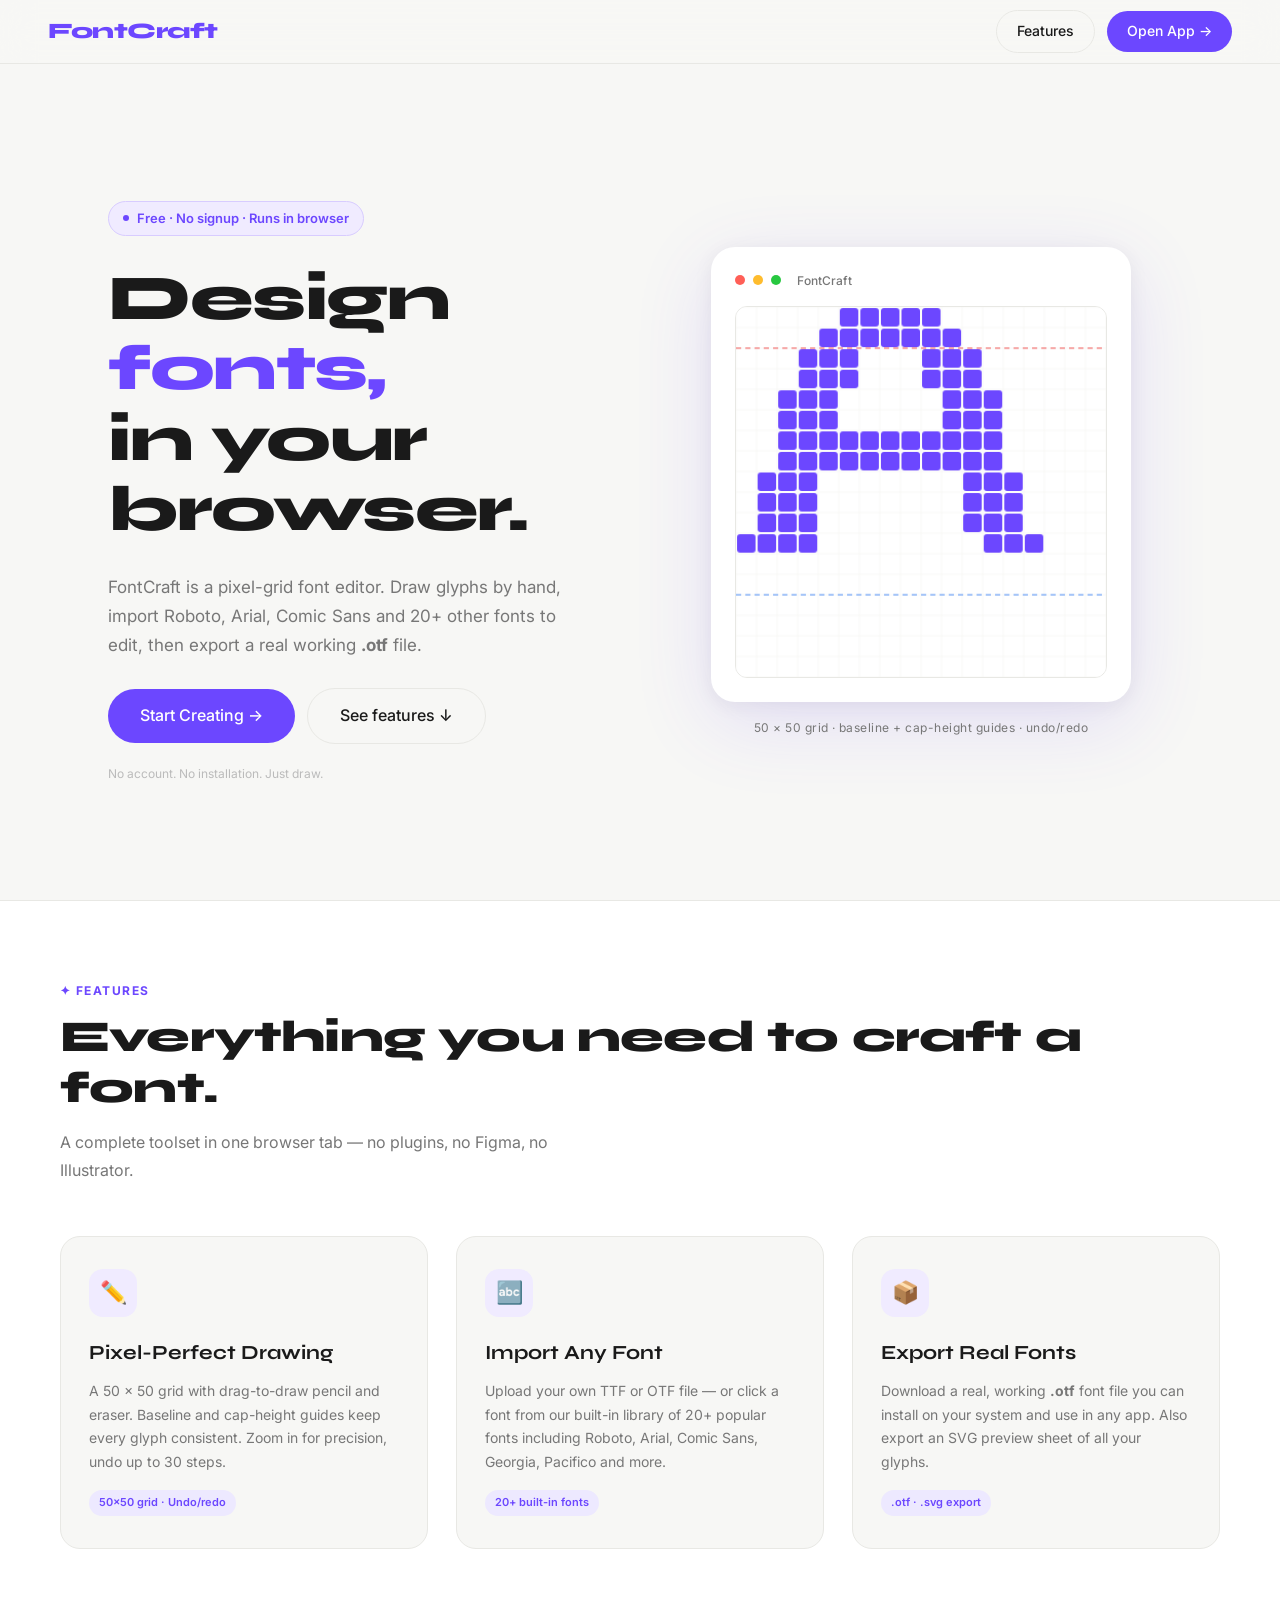
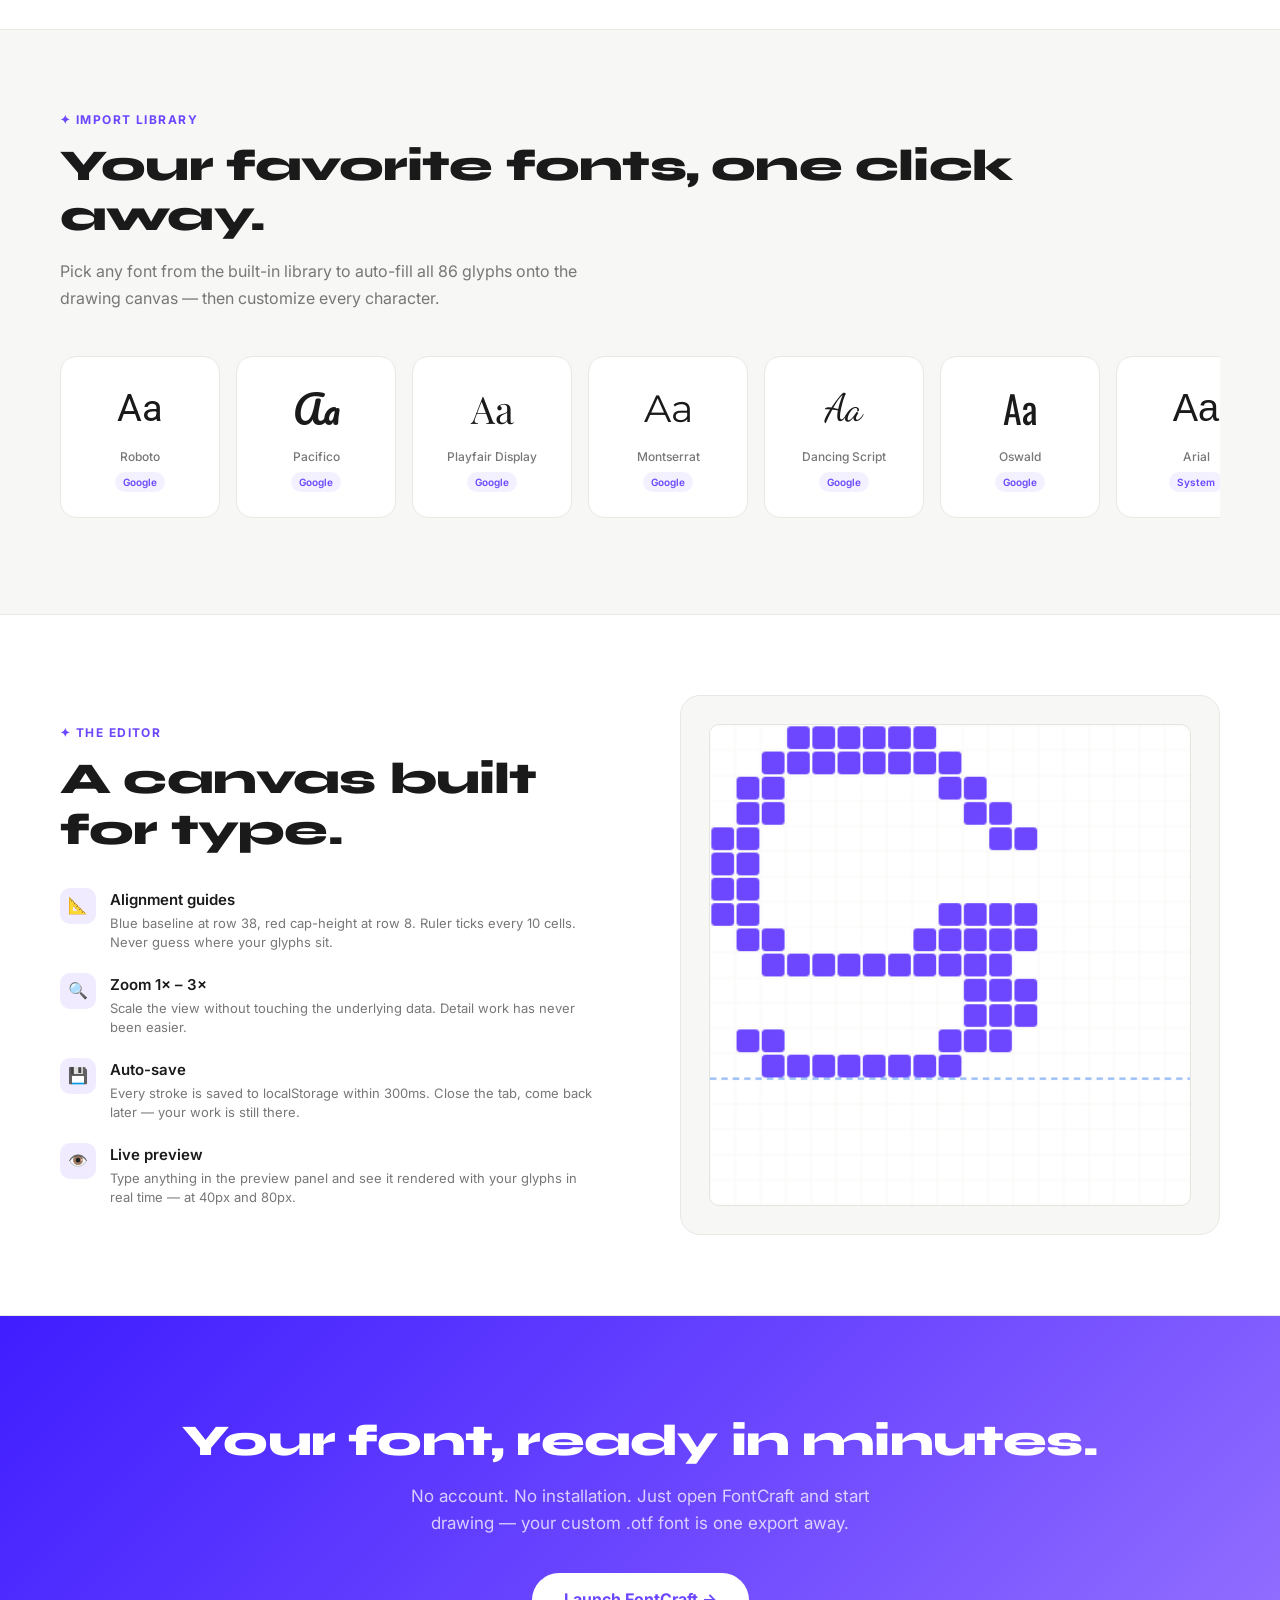
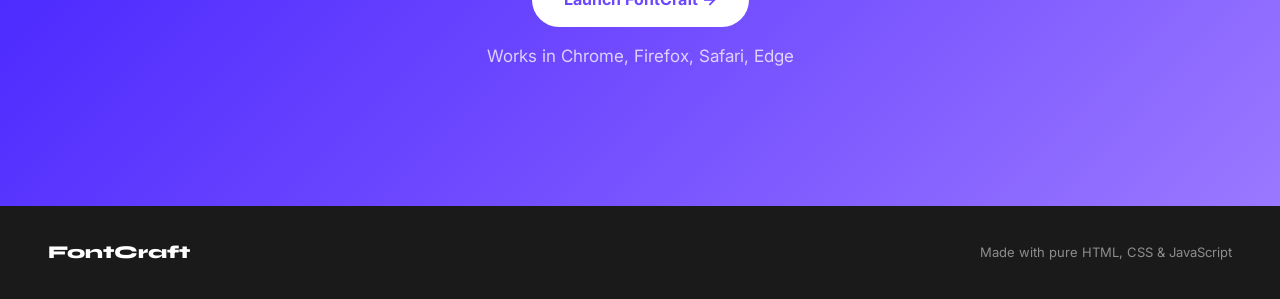
<file: index.html>
<!DOCTYPE html>
<html lang="en">
<head>
  <meta charset="UTF-8" />
  <meta name="viewport" content="width=device-width, initial-scale=1.0" />
  <title>FontCraft — Design fonts in your browser</title>
  <link rel="preconnect" href="https://fonts.googleapis.com" />
  <link rel="preconnect" href="https://fonts.gstatic.com" crossorigin />
  <link href="https://fonts.googleapis.com/css2?family=Inter:wght@400;500;600&family=Syne:wght@600;700;800&display=swap" rel="stylesheet" />
  <!-- Preload showcase fonts -->
  <link href="https://fonts.googleapis.com/css2?family=Roboto:wght@400;700&family=Pacifico&family=Playfair+Display:wght@700&family=Montserrat:wght@700&family=Dancing+Script:wght@700&family=Oswald:wght@600&display=swap" rel="stylesheet" />
  <style>
    *, *::before, *::after { box-sizing: border-box; margin: 0; padding: 0; }

    :root {
      --bg: #f7f7f5;
      --accent: #6c47ff;
      --accent-dim: #5535e0;
      --white: #fff;
      --text: #1a1a1a;
      --muted: #777;
      --border: #e8e8e4;
      --card-shadow: 0 8px 40px rgba(0,0,0,0.07);
      --radius: 20px;
      --r-btn: 100px;
    }

    html { scroll-behavior: smooth; }

    body {
      font-family: 'Inter', sans-serif;
      background: var(--bg);
      color: var(--text);
      font-size: 15px;
      line-height: 1.6;
      overflow-x: hidden;
    }

    /* ── NAV ── */
    nav {
      position: sticky;
      top: 0;
      z-index: 100;
      display: flex;
      align-items: center;
      justify-content: space-between;
      padding: 0 48px;
      height: 64px;
      background: rgba(247,247,245,0.88);
      backdrop-filter: blur(16px);
      -webkit-backdrop-filter: blur(16px);
      border-bottom: 1px solid var(--border);
    }

    .logo {
      font-family: 'Syne', sans-serif;
      font-weight: 800;
      font-size: 22px;
      color: var(--accent);
      text-decoration: none;
      letter-spacing: -0.5px;
    }

    .nav-right { display: flex; align-items: center; gap: 12px; }

    .btn {
      display: inline-flex;
      align-items: center;
      gap: 6px;
      padding: 9px 20px;
      border: none;
      border-radius: var(--r-btn);
      cursor: pointer;
      font-family: 'Inter', sans-serif;
      font-size: 14px;
      font-weight: 500;
      text-decoration: none;
      transition: all 0.18s ease;
    }
    .btn-ghost {
      background: transparent;
      color: var(--text);
      border: 1.5px solid var(--border);
    }
    .btn-ghost:hover {
      background: var(--white);
      box-shadow: 0 2px 10px rgba(0,0,0,0.08);
      transform: translateY(-1px);
    }
    .btn-accent {
      background: var(--accent);
      color: #fff;
    }
    .btn-accent:hover {
      background: var(--accent-dim);
      box-shadow: 0 6px 20px rgba(108,71,255,0.38);
      transform: translateY(-2px);
    }
    .btn-lg { padding: 14px 32px; font-size: 16px; }

    /* ── HERO ── */
    .hero {
      display: grid;
      grid-template-columns: 1fr 1fr;
      gap: 60px;
      align-items: center;
      max-width: 1160px;
      margin: 0 auto;
      padding: 80px 48px 60px;
      min-height: calc(100vh - 64px);
    }

    .hero-text { display: flex; flex-direction: column; gap: 28px; }

    .hero-badge {
      display: inline-flex;
      align-items: center;
      gap: 8px;
      background: #f0ebff;
      color: var(--accent);
      border: 1px solid #d8ccff;
      padding: 6px 14px;
      border-radius: 100px;
      font-size: 13px;
      font-weight: 600;
      width: fit-content;
    }
    .hero-badge .dot {
      width: 6px; height: 6px; background: var(--accent);
      border-radius: 50%; animation: pulse 2s ease infinite;
    }
    @keyframes pulse {
      0%, 100% { opacity: 1; transform: scale(1); }
      50% { opacity: 0.5; transform: scale(0.85); }
    }

    h1 {
      font-family: 'Syne', sans-serif;
      font-weight: 800;
      font-size: clamp(40px, 5vw, 64px);
      line-height: 1.1;
      letter-spacing: -1.5px;
      color: var(--text);
    }
    h1 .accent { color: var(--accent); }

    .hero-sub {
      font-size: 17px;
      color: var(--muted);
      max-width: 460px;
      line-height: 1.7;
    }

    .hero-cta { display: flex; gap: 12px; align-items: center; flex-wrap: wrap; }

    .hero-note {
      font-size: 12px;
      color: #bbb;
      margin-top: -8px;
    }

    /* ── CANVAS DEMO ── */
    .hero-visual {
      display: flex;
      flex-direction: column;
      align-items: center;
      gap: 16px;
      position: relative;
    }

    .demo-card {
      background: var(--white);
      border-radius: 24px;
      padding: 24px;
      box-shadow: 0 20px 80px rgba(108,71,255,0.14), 0 4px 20px rgba(0,0,0,0.06);
      width: 100%;
      max-width: 420px;
    }

    .demo-toolbar {
      display: flex;
      align-items: center;
      gap: 8px;
      margin-bottom: 16px;
    }
    .demo-dot { width: 10px; height: 10px; border-radius: 50%; }
    .demo-dot:nth-child(1) { background: #ff5f57; }
    .demo-dot:nth-child(2) { background: #febc2e; }
    .demo-dot:nth-child(3) { background: #28c840; }
    .demo-toolbar-label {
      margin-left: 8px;
      font-size: 12px;
      color: var(--muted);
      font-weight: 500;
    }

    #hero-canvas {
      display: block;
      border-radius: 12px;
      width: 100%;
      border: 1px solid var(--border);
    }

    .demo-caption {
      font-size: 12px;
      color: var(--muted);
      text-align: center;
      letter-spacing: 0.04em;
    }

    /* ── SECTION SHARED ── */
    section { padding: 80px 48px; }

    .section-inner { max-width: 1160px; margin: 0 auto; }

    .section-tag {
      font-size: 12px;
      font-weight: 700;
      text-transform: uppercase;
      letter-spacing: 0.12em;
      color: var(--accent);
      margin-bottom: 12px;
    }

    h2 {
      font-family: 'Syne', sans-serif;
      font-weight: 800;
      font-size: clamp(28px, 3.5vw, 44px);
      line-height: 1.15;
      letter-spacing: -0.8px;
      margin-bottom: 16px;
    }

    .section-sub {
      color: var(--muted);
      font-size: 16px;
      max-width: 540px;
      line-height: 1.7;
    }

    /* ── FEATURES ── */
    .features-section { background: var(--white); border-top: 1px solid var(--border); border-bottom: 1px solid var(--border); }

    .features-grid {
      display: grid;
      grid-template-columns: repeat(3, 1fr);
      gap: 28px;
      margin-top: 52px;
    }

    .feature-card {
      background: var(--bg);
      border: 1px solid var(--border);
      border-radius: var(--radius);
      padding: 32px 28px;
      transition: all 0.2s ease;
    }
    .feature-card:hover {
      transform: translateY(-4px);
      box-shadow: var(--card-shadow);
      border-color: #c4b5fd;
    }

    .feature-icon {
      width: 48px;
      height: 48px;
      background: #f0ebff;
      border-radius: 14px;
      display: flex;
      align-items: center;
      justify-content: center;
      margin-bottom: 20px;
      font-size: 22px;
    }

    .feature-card h3 {
      font-family: 'Syne', sans-serif;
      font-weight: 700;
      font-size: 20px;
      margin-bottom: 10px;
    }

    .feature-card p {
      color: var(--muted);
      font-size: 14px;
      line-height: 1.7;
    }

    .feature-tag {
      display: inline-block;
      margin-top: 16px;
      font-size: 11px;
      font-weight: 600;
      padding: 4px 10px;
      border-radius: 100px;
      background: #ede9ff;
      color: var(--accent);
    }

    /* ── FONT SHOWCASE ── */
    .fonts-section { background: var(--bg); }

    .fonts-scroll {
      display: flex;
      gap: 16px;
      overflow-x: auto;
      padding: 4px 0 16px;
      margin-top: 40px;
      scrollbar-width: none;
    }
    .fonts-scroll::-webkit-scrollbar { display: none; }

    .font-showcase-card {
      flex: 0 0 auto;
      background: var(--white);
      border: 1.5px solid var(--border);
      border-radius: 16px;
      padding: 24px 20px;
      width: 160px;
      text-align: center;
      transition: all 0.15s ease;
      cursor: default;
    }
    .font-showcase-card:hover {
      border-color: var(--accent);
      transform: translateY(-3px);
      box-shadow: 0 8px 24px rgba(108,71,255,0.12);
    }
    .font-showcase-card .preview {
      font-size: 38px;
      line-height: 1.2;
      color: var(--text);
      margin-bottom: 10px;
      min-height: 56px;
      display: flex;
      align-items: center;
      justify-content: center;
    }
    .font-showcase-card .name {
      font-size: 12px;
      color: var(--muted);
      font-family: 'Inter', sans-serif;
      font-weight: 500;
    }
    .font-showcase-card .tag {
      display: inline-block;
      margin-top: 6px;
      font-size: 10px;
      padding: 2px 8px;
      border-radius: 100px;
      background: #f3f0ff;
      color: var(--accent);
      font-weight: 600;
      font-family: 'Inter', sans-serif;
    }

    /* ── GRID PREVIEW SECTION ── */
    .grid-section {
      background: var(--white);
      border-top: 1px solid var(--border);
      border-bottom: 1px solid var(--border);
    }

    .grid-split {
      display: grid;
      grid-template-columns: 1fr 1fr;
      gap: 80px;
      align-items: center;
    }

    .grid-feature-list {
      display: flex;
      flex-direction: column;
      gap: 20px;
      margin-top: 32px;
    }

    .grid-feature-item {
      display: flex;
      gap: 14px;
      align-items: flex-start;
    }

    .grid-feature-item .icon-wrap {
      flex: 0 0 auto;
      width: 36px;
      height: 36px;
      border-radius: 10px;
      background: #f0ebff;
      display: flex;
      align-items: center;
      justify-content: center;
      font-size: 16px;
    }

    .grid-feature-item h4 {
      font-weight: 600;
      font-size: 15px;
      margin-bottom: 2px;
    }

    .grid-feature-item p {
      font-size: 13px;
      color: var(--muted);
      line-height: 1.5;
    }

    .grid-visual-wrap {
      background: var(--bg);
      border-radius: 20px;
      padding: 28px;
      border: 1px solid var(--border);
    }

    #mini-canvas {
      display: block;
      border-radius: 10px;
      width: 100%;
      border: 1px solid #e4e4e0;
    }

    /* ── CTA SECTION ── */
    .cta-section {
      background: linear-gradient(135deg, #3f1dff 0%, #6c47ff 50%, #9b78ff 100%);
      text-align: center;
      padding: 100px 48px;
      border-radius: 0;
    }
    .cta-section h2 { color: #fff; margin-bottom: 16px; }
    .cta-section p { color: rgba(255,255,255,0.75); font-size: 17px; margin-bottom: 36px; max-width: 500px; margin-left: auto; margin-right: auto; }
    .btn-white {
      background: #fff;
      color: var(--accent);
      font-weight: 700;
    }
    .btn-white:hover {
      background: #f0ebff;
      box-shadow: 0 8px 30px rgba(0,0,0,0.2);
      transform: translateY(-2px);
    }
    .cta-note { color: rgba(255,255,255,0.5); font-size: 13px; margin-top: 16px; }

    /* ── FOOTER ── */
    footer {
      background: var(--text);
      color: rgba(255,255,255,0.5);
      padding: 32px 48px;
      display: flex;
      align-items: center;
      justify-content: space-between;
      font-size: 13px;
    }
    footer .logo-footer {
      font-family: 'Syne', sans-serif;
      font-weight: 800;
      color: #fff;
      font-size: 18px;
      text-decoration: none;
    }

    /* ── RESPONSIVE ── */
    @media (max-width: 860px) {
      nav { padding: 0 24px; }
      .hero { grid-template-columns: 1fr; padding: 48px 24px 40px; gap: 40px; min-height: auto; }
      .hero-visual { display: none; }
      section { padding: 60px 24px; }
      .features-grid { grid-template-columns: 1fr; }
      .grid-split { grid-template-columns: 1fr; gap: 40px; }
      footer { flex-direction: column; gap: 12px; text-align: center; }
    }
  </style>
</head>
<body>

<!-- NAV -->
<nav>
  <a href="#" class="logo">FontCraft</a>
  <div class="nav-right">
    <a href="#features" class="btn btn-ghost">Features</a>
    <a href="app.html" class="btn btn-accent">Open App →</a>
  </div>
</nav>

<!-- HERO -->
<div class="hero">
  <div class="hero-text">
    <div class="hero-badge">
      <span class="dot"></span>
      Free · No signup · Runs in browser
    </div>

    <h1>Design <span class="accent">fonts,</span><br>in your browser.</h1>

    <p class="hero-sub">
      FontCraft is a pixel-grid font editor. Draw glyphs by hand,
      import Roboto, Arial, Comic Sans and 20+ other fonts to edit,
      then export a real working <strong>.otf</strong> file.
    </p>

    <div class="hero-cta">
      <a href="app.html" class="btn btn-accent btn-lg">Start Creating →</a>
      <a href="#features" class="btn btn-ghost btn-lg">See features ↓</a>
    </div>

    <p class="hero-note">No account. No installation. Just draw.</p>
  </div>

  <div class="hero-visual">
    <div class="demo-card">
      <div class="demo-toolbar">
        <div class="demo-dot"></div>
        <div class="demo-dot"></div>
        <div class="demo-dot"></div>
        <span class="demo-toolbar-label">FontCraft</span>
      </div>
      <canvas id="hero-canvas" width="360" height="360"></canvas>
    </div>
    <p class="demo-caption">50 × 50 grid · baseline + cap-height guides · undo/redo</p>
  </div>
</div>

<!-- FEATURES -->
<section class="features-section" id="features">
  <div class="section-inner">
    <div class="section-tag">✦ Features</div>
    <h2>Everything you need to craft a font.</h2>
    <p class="section-sub">A complete toolset in one browser tab — no plugins, no Figma, no Illustrator.</p>

    <div class="features-grid">
      <div class="feature-card">
        <div class="feature-icon">✏️</div>
        <h3>Pixel-Perfect Drawing</h3>
        <p>A 50 × 50 grid with drag-to-draw pencil and eraser. Baseline and cap-height guides keep every glyph consistent. Zoom in for precision, undo up to 30 steps.</p>
        <span class="feature-tag">50×50 grid · Undo/redo</span>
      </div>

      <div class="feature-card">
        <div class="feature-icon">🔤</div>
        <h3>Import Any Font</h3>
        <p>Upload your own TTF or OTF file — or click a font from our built-in library of 20+ popular fonts including Roboto, Arial, Comic Sans, Georgia, Pacifico and more.</p>
        <span class="feature-tag">20+ built-in fonts</span>
      </div>

      <div class="feature-card">
        <div class="feature-icon">📦</div>
        <h3>Export Real Fonts</h3>
        <p>Download a real, working <strong>.otf</strong> font file you can install on your system and use in any app. Also export an SVG preview sheet of all your glyphs.</p>
        <span class="feature-tag">.otf · .svg export</span>
      </div>
    </div>
  </div>
</section>

<!-- FONT SHOWCASE -->
<section class="fonts-section">
  <div class="section-inner">
    <div class="section-tag">✦ Import Library</div>
    <h2>Your favorite fonts, one click away.</h2>
    <p class="section-sub">Pick any font from the built-in library to auto-fill all 86 glyphs onto the drawing canvas — then customize every character.</p>

    <div class="fonts-scroll" id="showcase-scroll">
      <!-- filled by JS -->
    </div>
  </div>
</section>

<!-- GRID DETAIL SECTION -->
<section class="grid-section">
  <div class="section-inner">
    <div class="grid-split">
      <div>
        <div class="section-tag">✦ The Editor</div>
        <h2>A canvas built for type.</h2>
        <div class="grid-feature-list">
          <div class="grid-feature-item">
            <div class="icon-wrap">📐</div>
            <div>
              <h4>Alignment guides</h4>
              <p>Blue baseline at row 38, red cap-height at row 8. Ruler ticks every 10 cells. Never guess where your glyphs sit.</p>
            </div>
          </div>
          <div class="grid-feature-item">
            <div class="icon-wrap">🔍</div>
            <div>
              <h4>Zoom 1× – 3×</h4>
              <p>Scale the view without touching the underlying data. Detail work has never been easier.</p>
            </div>
          </div>
          <div class="grid-feature-item">
            <div class="icon-wrap">💾</div>
            <div>
              <h4>Auto-save</h4>
              <p>Every stroke is saved to localStorage within 300ms. Close the tab, come back later — your work is still there.</p>
            </div>
          </div>
          <div class="grid-feature-item">
            <div class="icon-wrap">👁️</div>
            <div>
              <h4>Live preview</h4>
              <p>Type anything in the preview panel and see it rendered with your glyphs in real time — at 40px and 80px.</p>
            </div>
          </div>
        </div>
      </div>

      <div class="grid-visual-wrap">
        <canvas id="mini-canvas" width="380" height="380"></canvas>
      </div>
    </div>
  </div>
</section>

<!-- CTA -->
<section class="cta-section">
  <div class="section-inner">
    <h2>Your font, ready in minutes.</h2>
    <p>No account. No installation. Just open FontCraft and start drawing — your custom .otf font is one export away.</p>
    <a href="app.html" class="btn btn-white btn-lg">Launch FontCraft →</a>
    <p class="cta-note">Works in Chrome, Firefox, Safari, Edge</p>
  </div>
</section>

<!-- FOOTER -->
<footer>
  <a href="landing.html" class="logo-footer">FontCraft</a>
  <span>Made with pure HTML, CSS &amp; JavaScript</span>
</footer>

<script>
// ── SHOWCASE FONTS ─────────────────────────────────────────────────────────
const SHOWCASE = [
  { name: 'Roboto',          family: 'Roboto',           tag: 'Google' },
  { name: 'Pacifico',        family: 'Pacifico',          tag: 'Google' },
  { name: 'Playfair Display',family: 'Playfair Display',  tag: 'Google' },
  { name: 'Montserrat',      family: 'Montserrat',        tag: 'Google' },
  { name: 'Dancing Script',  family: 'Dancing Script',    tag: 'Google' },
  { name: 'Oswald',          family: 'Oswald',            tag: 'Google' },
  { name: 'Arial',           family: 'Arial',             tag: 'System' },
  { name: 'Comic Sans MS',   family: 'Comic Sans MS',     tag: 'System' },
  { name: 'Georgia',         family: 'Georgia',           tag: 'System' },
  { name: 'Courier New',     family: 'Courier New',       tag: 'System' },
  { name: 'Impact',          family: 'Impact',            tag: 'System' },
  { name: 'Times New Roman', family: 'Times New Roman',   tag: 'System' },
];

const scroll = document.getElementById('showcase-scroll');
SHOWCASE.forEach(f => {
  const card = document.createElement('div');
  card.className = 'font-showcase-card';
  card.innerHTML = `
    <div class="preview" style="font-family:'${f.family}',serif">Aa</div>
    <div class="name">${f.name}</div>
    <div class="tag">${f.tag}</div>
  `;
  scroll.appendChild(card);
});

// ── HERO CANVAS ANIMATION ──────────────────────────────────────────────────
(function heroAnim() {
  const cvs = document.getElementById('hero-canvas');
  const ctx = cvs.getContext('2d');
  const COLS = 18, ROWS = 18, CELL = 20;
  const ACCENT = '#6c47ff', GRID = '#f0f0ee', BG = '#ffffff', GUIDE_BLUE = 'rgba(59,130,246,0.6)', GUIDE_RED = 'rgba(239,68,68,0.6)';
  const BASELINE = 13, CAPROW = 2;

  // Pixel definitions for cycling letters (18-wide, row by row of 18 bits)
  const LETTERS = {
    A: [
      "000001111100000000",
      "000011111110000000",
      "000111000111000000",
      "000111000111000000",
      "001110000011100000",
      "001110000011100000",
      "001111111111100000",
      "001111111111100000",
      "011100000001110000",
      "011100000001110000",
      "011100000001110000",
      "111100000000111000",
    ],
    B: [
      "011111110000000000",
      "011111111000000000",
      "011100001100000000",
      "011100001100000000",
      "011111111000000000",
      "011111111100000000",
      "011100000110000000",
      "011100000110000000",
      "011100000110000000",
      "011111111100000000",
      "011111111000000000",
      "000000000000000000",
    ],
    C: [
      "000011111110000000",
      "001111111111000000",
      "011110000011100000",
      "011100000000000000",
      "111000000000000000",
      "111000000000000000",
      "111000000000000000",
      "111000000000000000",
      "011100000000000000",
      "011110000011100000",
      "001111111111000000",
      "000011111110000000",
    ],
  };

  const letterKeys = Object.keys(LETTERS);
  let letterIdx = 0;
  let cells = [];     // will be set each animation cycle
  let step = 0;
  let timer = null;

  function buildCells(key) {
    const rows = LETTERS[key];
    const list = [];
    rows.forEach((row, r) => {
      row.split('').forEach((v, c) => {
        if (v === '1') list.push({ c, r });
      });
    });
    // Shuffle order for more organic animation
    for (let i = list.length - 1; i > 0; i--) {
      const j = Math.floor(Math.random() * (i + 1));
      [list[i], list[j]] = [list[j], list[i]];
    }
    return list;
  }

  function drawGrid(filled) {
    ctx.clearRect(0, 0, cvs.width, cvs.height);
    ctx.fillStyle = BG;
    ctx.fillRect(0, 0, cvs.width, cvs.height);

    // Filled cells
    ctx.fillStyle = ACCENT;
    filled.forEach(({ c, r }) => {
      ctx.beginPath();
      ctx.roundRect(c * CELL + 1, r * CELL + 1, CELL - 2, CELL - 2, 3);
      ctx.fill();
    });

    // Grid lines
    ctx.strokeStyle = GRID;
    ctx.lineWidth = 0.5;
    for (let i = 0; i <= COLS; i++) {
      ctx.beginPath(); ctx.moveTo(i * CELL, 0); ctx.lineTo(i * CELL, cvs.height); ctx.stroke();
    }
    for (let j = 0; j <= ROWS; j++) {
      ctx.beginPath(); ctx.moveTo(0, j * CELL); ctx.lineTo(cvs.width, j * CELL); ctx.stroke();
    }

    ctx.setLineDash([5, 4]);
    ctx.lineWidth = 1.5;
    // Baseline
    ctx.strokeStyle = GUIDE_BLUE;
    ctx.beginPath(); ctx.moveTo(0, (BASELINE + 1) * CELL); ctx.lineTo(cvs.width, (BASELINE + 1) * CELL); ctx.stroke();
    // Cap height
    ctx.strokeStyle = GUIDE_RED;
    ctx.beginPath(); ctx.moveTo(0, CAPROW * CELL); ctx.lineTo(cvs.width, CAPROW * CELL); ctx.stroke();
    ctx.setLineDash([]);
  }

  function runLetter() {
    const key = letterKeys[letterIdx % letterKeys.length];
    cells = buildCells(key);
    step = 0;
    const drawn = [];

    clearInterval(timer);
    timer = setInterval(() => {
      if (step < cells.length) {
        drawn.push(cells[step]);
        step++;
        drawGrid(drawn);
      } else {
        clearInterval(timer);
        // Pause then switch letter
        setTimeout(() => {
          letterIdx++;
          runLetter();
        }, 1800);
      }
    }, 28);
  }

  drawGrid([]);
  runLetter();
})();

// ── MINI CANVAS (grid detail section) ─────────────────────────────────────
(function miniCanvas() {
  const cvs = document.getElementById('mini-canvas');
  const ctx = cvs.getContext('2d');
  const COLS = 19, ROWS = 19, CELL = 20;
  const ACCENT = '#6c47ff';

  // Pre-draw a static "g" glyph
  const G_CELLS = [
    [3,0],[4,0],[5,0],[6,0],[7,0],[8,0],
    [2,1],[3,1],[4,1],[5,1],[6,1],[7,1],[8,1],[9,1],
    [1,2],[2,2],[9,2],[10,2],
    [1,3],[2,3],[10,3],[11,3],
    [0,4],[1,4],[11,4],[12,4],
    [0,5],[1,5],
    [0,6],[1,6],
    [0,7],[1,7],[9,7],[10,7],[11,7],[12,7],
    [1,8],[2,8],[8,8],[9,8],[10,8],[11,8],[12,8],
    [2,9],[3,9],[4,9],[5,9],[6,9],[7,9],[8,9],[9,9],[10,9],[11,9],
    [10,10],[11,10],[12,10],
    [10,11],[11,11],[12,11],
    [1,12],[2,12],[9,12],[10,12],[11,12],
    [2,13],[3,13],[4,13],[5,13],[6,13],[7,13],[8,13],[9,13],
  ];

  ctx.fillStyle = '#ffffff';
  ctx.fillRect(0, 0, cvs.width, cvs.height);

  ctx.fillStyle = ACCENT;
  G_CELLS.forEach(([c, r]) => {
    ctx.beginPath();
    ctx.roundRect(c * CELL + 1, r * CELL + 1, CELL - 2, CELL - 2, 3);
    ctx.fill();
  });

  ctx.strokeStyle = '#f0f0ee';
  ctx.lineWidth = 0.5;
  for (let i = 0; i <= COLS; i++) {
    ctx.beginPath(); ctx.moveTo(i * CELL, 0); ctx.lineTo(i * CELL, cvs.height); ctx.stroke();
  }
  for (let j = 0; j <= ROWS; j++) {
    ctx.beginPath(); ctx.moveTo(0, j * CELL); ctx.lineTo(cvs.width, j * CELL); ctx.stroke();
  }

  const baseY = 14 * CELL;
  ctx.strokeStyle = 'rgba(59,130,246,0.65)';
  ctx.lineWidth = 1.5;
  ctx.setLineDash([5, 4]);
  ctx.beginPath(); ctx.moveTo(0, baseY); ctx.lineTo(cvs.width, baseY); ctx.stroke();
  ctx.setLineDash([]);
})();
</script>
</body>
</html>
</file>
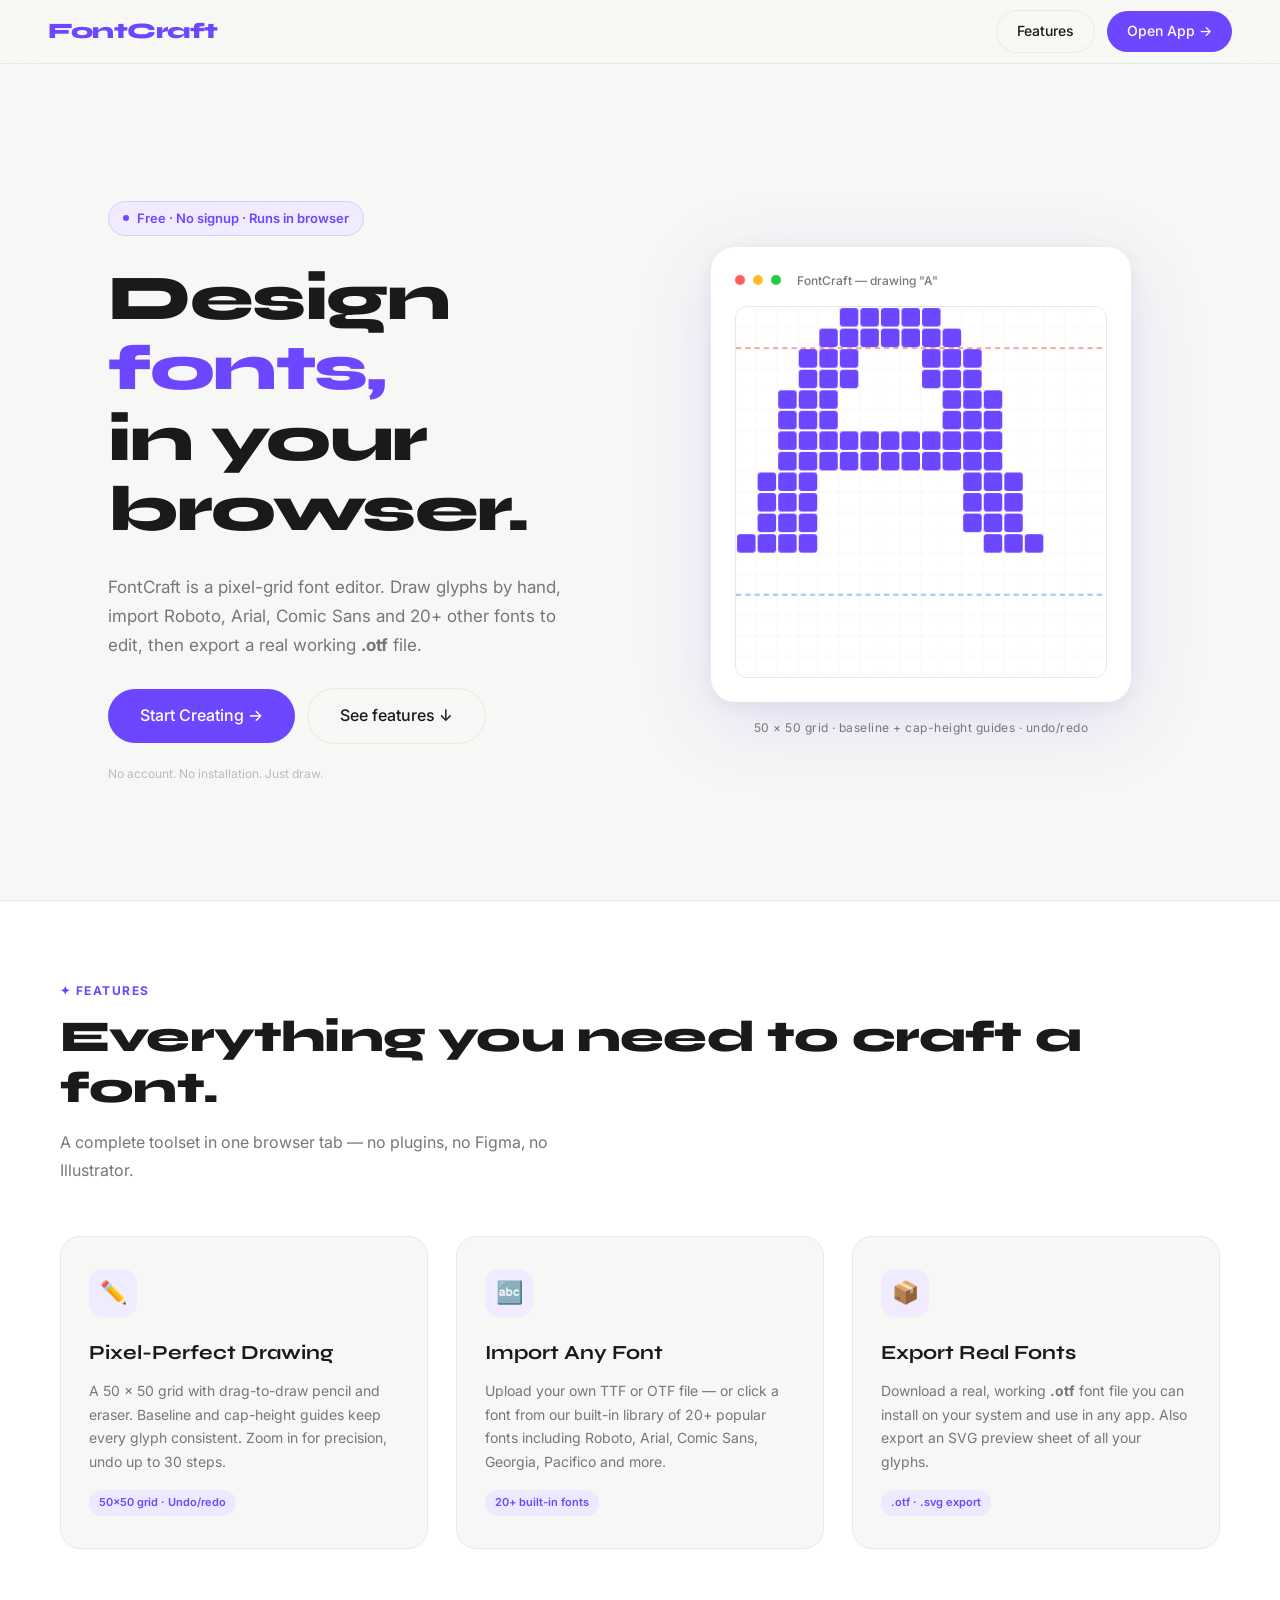
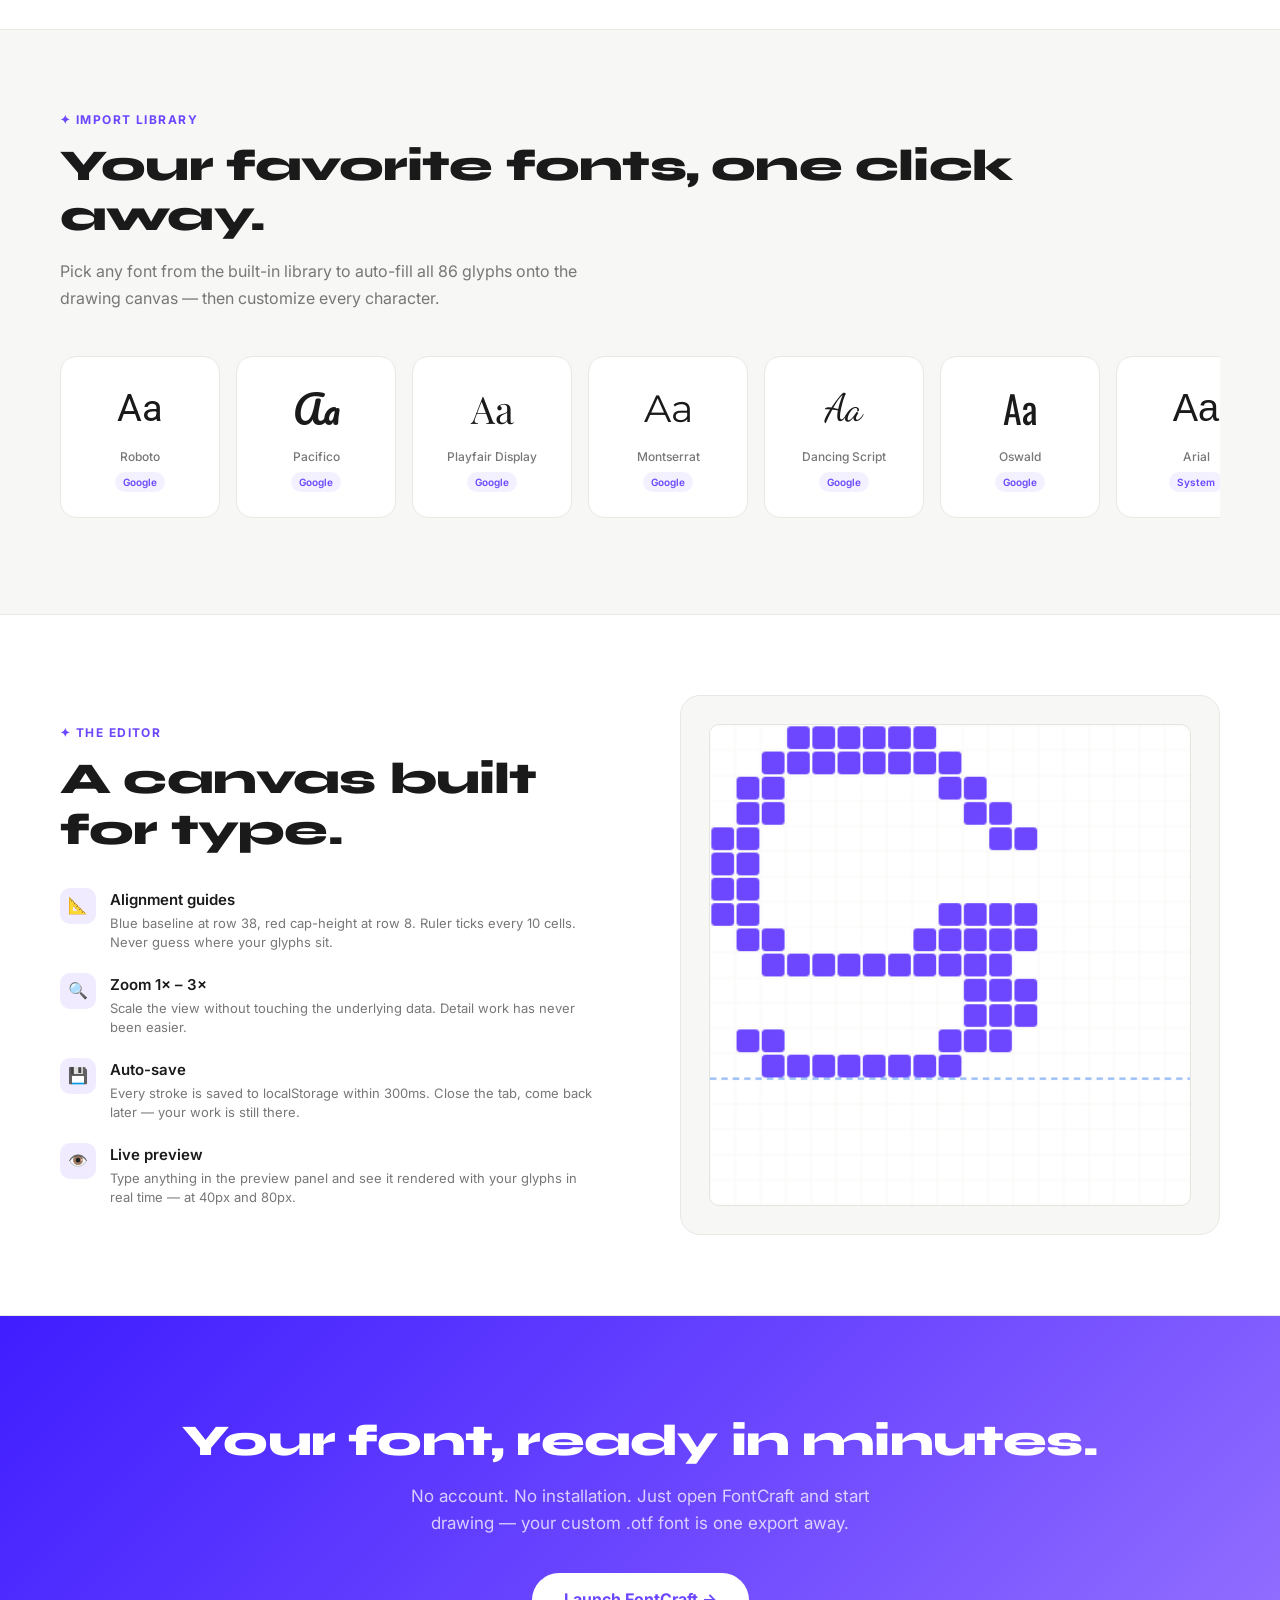
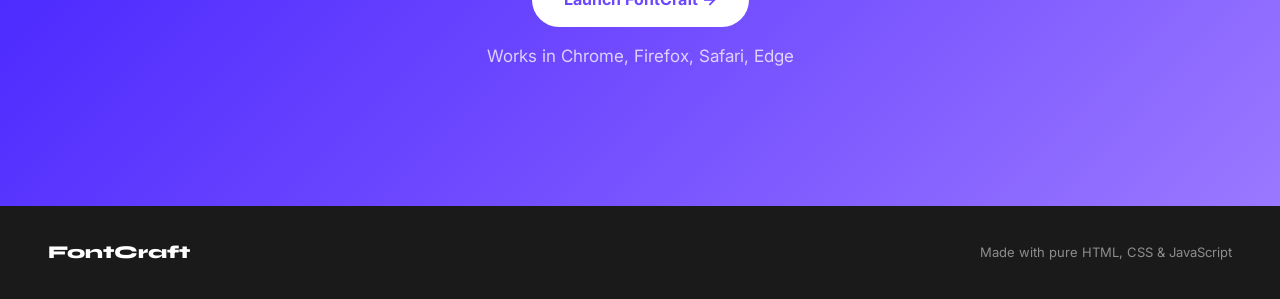
<file: a.html>
<!DOCTYPE html>
<html lang="en">
<head>
  <meta charset="UTF-8" />
  <meta name="viewport" content="width=device-width, initial-scale=1.0" />
  <title>FontCraft — Design fonts in your browser</title>
  <link rel="preconnect" href="https://fonts.googleapis.com" />
  <link rel="preconnect" href="https://fonts.gstatic.com" crossorigin />
  <link href="https://fonts.googleapis.com/css2?family=Inter:wght@400;500;600&family=Syne:wght@600;700;800&display=swap" rel="stylesheet" />
  <!-- Preload showcase fonts -->
  <link href="https://fonts.googleapis.com/css2?family=Roboto:wght@400;700&family=Pacifico&family=Playfair+Display:wght@700&family=Montserrat:wght@700&family=Dancing+Script:wght@700&family=Oswald:wght@600&display=swap" rel="stylesheet" />
  <style>
    *, *::before, *::after { box-sizing: border-box; margin: 0; padding: 0; }

    :root {
      --bg: #f7f7f5;
      --accent: #6c47ff;
      --accent-dim: #5535e0;
      --white: #fff;
      --text: #1a1a1a;
      --muted: #777;
      --border: #e8e8e4;
      --card-shadow: 0 8px 40px rgba(0,0,0,0.07);
      --radius: 20px;
      --r-btn: 100px;
    }

    html { scroll-behavior: smooth; }

    body {
      font-family: 'Inter', sans-serif;
      background: var(--bg);
      color: var(--text);
      font-size: 15px;
      line-height: 1.6;
      overflow-x: hidden;
    }

    /* ── NAV ── */
    nav {
      position: sticky;
      top: 0;
      z-index: 100;
      display: flex;
      align-items: center;
      justify-content: space-between;
      padding: 0 48px;
      height: 64px;
      background: rgba(247,247,245,0.88);
      backdrop-filter: blur(16px);
      -webkit-backdrop-filter: blur(16px);
      border-bottom: 1px solid var(--border);
    }

    .logo {
      font-family: 'Syne', sans-serif;
      font-weight: 800;
      font-size: 22px;
      color: var(--accent);
      text-decoration: none;
      letter-spacing: -0.5px;
    }

    .nav-right { display: flex; align-items: center; gap: 12px; }

    .btn {
      display: inline-flex;
      align-items: center;
      gap: 6px;
      padding: 9px 20px;
      border: none;
      border-radius: var(--r-btn);
      cursor: pointer;
      font-family: 'Inter', sans-serif;
      font-size: 14px;
      font-weight: 500;
      text-decoration: none;
      transition: all 0.18s ease;
    }
    .btn-ghost {
      background: transparent;
      color: var(--text);
      border: 1.5px solid var(--border);
    }
    .btn-ghost:hover {
      background: var(--white);
      box-shadow: 0 2px 10px rgba(0,0,0,0.08);
      transform: translateY(-1px);
    }
    .btn-accent {
      background: var(--accent);
      color: #fff;
    }
    .btn-accent:hover {
      background: var(--accent-dim);
      box-shadow: 0 6px 20px rgba(108,71,255,0.38);
      transform: translateY(-2px);
    }
    .btn-lg { padding: 14px 32px; font-size: 16px; }

    /* ── HERO ── */
    .hero {
      display: grid;
      grid-template-columns: 1fr 1fr;
      gap: 60px;
      align-items: center;
      max-width: 1160px;
      margin: 0 auto;
      padding: 80px 48px 60px;
      min-height: calc(100vh - 64px);
    }

    .hero-text { display: flex; flex-direction: column; gap: 28px; }

    .hero-badge {
      display: inline-flex;
      align-items: center;
      gap: 8px;
      background: #f0ebff;
      color: var(--accent);
      border: 1px solid #d8ccff;
      padding: 6px 14px;
      border-radius: 100px;
      font-size: 13px;
      font-weight: 600;
      width: fit-content;
    }
    .hero-badge .dot {
      width: 6px; height: 6px; background: var(--accent);
      border-radius: 50%; animation: pulse 2s ease infinite;
    }
    @keyframes pulse {
      0%, 100% { opacity: 1; transform: scale(1); }
      50% { opacity: 0.5; transform: scale(0.85); }
    }

    h1 {
      font-family: 'Syne', sans-serif;
      font-weight: 800;
      font-size: clamp(40px, 5vw, 64px);
      line-height: 1.1;
      letter-spacing: -1.5px;
      color: var(--text);
    }
    h1 .accent { color: var(--accent); }

    .hero-sub {
      font-size: 17px;
      color: var(--muted);
      max-width: 460px;
      line-height: 1.7;
    }

    .hero-cta { display: flex; gap: 12px; align-items: center; flex-wrap: wrap; }

    .hero-note {
      font-size: 12px;
      color: #bbb;
      margin-top: -8px;
    }

    /* ── CANVAS DEMO ── */
    .hero-visual {
      display: flex;
      flex-direction: column;
      align-items: center;
      gap: 16px;
      position: relative;
    }

    .demo-card {
      background: var(--white);
      border-radius: 24px;
      padding: 24px;
      box-shadow: 0 20px 80px rgba(108,71,255,0.14), 0 4px 20px rgba(0,0,0,0.06);
      width: 100%;
      max-width: 420px;
    }

    .demo-toolbar {
      display: flex;
      align-items: center;
      gap: 8px;
      margin-bottom: 16px;
    }
    .demo-dot { width: 10px; height: 10px; border-radius: 50%; }
    .demo-dot:nth-child(1) { background: #ff5f57; }
    .demo-dot:nth-child(2) { background: #febc2e; }
    .demo-dot:nth-child(3) { background: #28c840; }
    .demo-toolbar-label {
      margin-left: 8px;
      font-size: 12px;
      color: var(--muted);
      font-weight: 500;
    }

    #hero-canvas {
      display: block;
      border-radius: 12px;
      width: 100%;
      border: 1px solid var(--border);
    }

    .demo-caption {
      font-size: 12px;
      color: var(--muted);
      text-align: center;
      letter-spacing: 0.04em;
    }

    /* ── SECTION SHARED ── */
    section { padding: 80px 48px; }

    .section-inner { max-width: 1160px; margin: 0 auto; }

    .section-tag {
      font-size: 12px;
      font-weight: 700;
      text-transform: uppercase;
      letter-spacing: 0.12em;
      color: var(--accent);
      margin-bottom: 12px;
    }

    h2 {
      font-family: 'Syne', sans-serif;
      font-weight: 800;
      font-size: clamp(28px, 3.5vw, 44px);
      line-height: 1.15;
      letter-spacing: -0.8px;
      margin-bottom: 16px;
    }

    .section-sub {
      color: var(--muted);
      font-size: 16px;
      max-width: 540px;
      line-height: 1.7;
    }

    /* ── FEATURES ── */
    .features-section { background: var(--white); border-top: 1px solid var(--border); border-bottom: 1px solid var(--border); }

    .features-grid {
      display: grid;
      grid-template-columns: repeat(3, 1fr);
      gap: 28px;
      margin-top: 52px;
    }

    .feature-card {
      background: var(--bg);
      border: 1px solid var(--border);
      border-radius: var(--radius);
      padding: 32px 28px;
      transition: all 0.2s ease;
    }
    .feature-card:hover {
      transform: translateY(-4px);
      box-shadow: var(--card-shadow);
      border-color: #c4b5fd;
    }

    .feature-icon {
      width: 48px;
      height: 48px;
      background: #f0ebff;
      border-radius: 14px;
      display: flex;
      align-items: center;
      justify-content: center;
      margin-bottom: 20px;
      font-size: 22px;
    }

    .feature-card h3 {
      font-family: 'Syne', sans-serif;
      font-weight: 700;
      font-size: 20px;
      margin-bottom: 10px;
    }

    .feature-card p {
      color: var(--muted);
      font-size: 14px;
      line-height: 1.7;
    }

    .feature-tag {
      display: inline-block;
      margin-top: 16px;
      font-size: 11px;
      font-weight: 600;
      padding: 4px 10px;
      border-radius: 100px;
      background: #ede9ff;
      color: var(--accent);
    }

    /* ── FONT SHOWCASE ── */
    .fonts-section { background: var(--bg); }

    .fonts-scroll {
      display: flex;
      gap: 16px;
      overflow-x: auto;
      padding: 4px 0 16px;
      margin-top: 40px;
      scrollbar-width: none;
    }
    .fonts-scroll::-webkit-scrollbar { display: none; }

    .font-showcase-card {
      flex: 0 0 auto;
      background: var(--white);
      border: 1.5px solid var(--border);
      border-radius: 16px;
      padding: 24px 20px;
      width: 160px;
      text-align: center;
      transition: all 0.15s ease;
      cursor: default;
    }
    .font-showcase-card:hover {
      border-color: var(--accent);
      transform: translateY(-3px);
      box-shadow: 0 8px 24px rgba(108,71,255,0.12);
    }
    .font-showcase-card .preview {
      font-size: 38px;
      line-height: 1.2;
      color: var(--text);
      margin-bottom: 10px;
      min-height: 56px;
      display: flex;
      align-items: center;
      justify-content: center;
    }
    .font-showcase-card .name {
      font-size: 12px;
      color: var(--muted);
      font-family: 'Inter', sans-serif;
      font-weight: 500;
    }
    .font-showcase-card .tag {
      display: inline-block;
      margin-top: 6px;
      font-size: 10px;
      padding: 2px 8px;
      border-radius: 100px;
      background: #f3f0ff;
      color: var(--accent);
      font-weight: 600;
      font-family: 'Inter', sans-serif;
    }

    /* ── GRID PREVIEW SECTION ── */
    .grid-section {
      background: var(--white);
      border-top: 1px solid var(--border);
      border-bottom: 1px solid var(--border);
    }

    .grid-split {
      display: grid;
      grid-template-columns: 1fr 1fr;
      gap: 80px;
      align-items: center;
    }

    .grid-feature-list {
      display: flex;
      flex-direction: column;
      gap: 20px;
      margin-top: 32px;
    }

    .grid-feature-item {
      display: flex;
      gap: 14px;
      align-items: flex-start;
    }

    .grid-feature-item .icon-wrap {
      flex: 0 0 auto;
      width: 36px;
      height: 36px;
      border-radius: 10px;
      background: #f0ebff;
      display: flex;
      align-items: center;
      justify-content: center;
      font-size: 16px;
    }

    .grid-feature-item h4 {
      font-weight: 600;
      font-size: 15px;
      margin-bottom: 2px;
    }

    .grid-feature-item p {
      font-size: 13px;
      color: var(--muted);
      line-height: 1.5;
    }

    .grid-visual-wrap {
      background: var(--bg);
      border-radius: 20px;
      padding: 28px;
      border: 1px solid var(--border);
    }

    #mini-canvas {
      display: block;
      border-radius: 10px;
      width: 100%;
      border: 1px solid #e4e4e0;
    }

    /* ── CTA SECTION ── */
    .cta-section {
      background: linear-gradient(135deg, #3f1dff 0%, #6c47ff 50%, #9b78ff 100%);
      text-align: center;
      padding: 100px 48px;
      border-radius: 0;
    }
    .cta-section h2 { color: #fff; margin-bottom: 16px; }
    .cta-section p { color: rgba(255,255,255,0.75); font-size: 17px; margin-bottom: 36px; max-width: 500px; margin-left: auto; margin-right: auto; }
    .btn-white {
      background: #fff;
      color: var(--accent);
      font-weight: 700;
    }
    .btn-white:hover {
      background: #f0ebff;
      box-shadow: 0 8px 30px rgba(0,0,0,0.2);
      transform: translateY(-2px);
    }
    .cta-note { color: rgba(255,255,255,0.5); font-size: 13px; margin-top: 16px; }

    /* ── FOOTER ── */
    footer {
      background: var(--text);
      color: rgba(255,255,255,0.5);
      padding: 32px 48px;
      display: flex;
      align-items: center;
      justify-content: space-between;
      font-size: 13px;
    }
    footer .logo-footer {
      font-family: 'Syne', sans-serif;
      font-weight: 800;
      color: #fff;
      font-size: 18px;
      text-decoration: none;
    }

    /* ── RESPONSIVE ── */
    @media (max-width: 860px) {
      nav { padding: 0 24px; }
      .hero { grid-template-columns: 1fr; padding: 48px 24px 40px; gap: 40px; min-height: auto; }
      .hero-visual { display: none; }
      section { padding: 60px 24px; }
      .features-grid { grid-template-columns: 1fr; }
      .grid-split { grid-template-columns: 1fr; gap: 40px; }
      footer { flex-direction: column; gap: 12px; text-align: center; }
    }
  </style>
</head>
<body>

<!-- NAV -->
<nav>
  <a href="landing.html" class="logo">FontCraft</a>
  <div class="nav-right">
    <a href="#features" class="btn btn-ghost">Features</a>
    <a href="app.html" class="btn btn-accent">Open App →</a>
  </div>
</nav>

<!-- HERO -->
<div class="hero">
  <div class="hero-text">
    <div class="hero-badge">
      <span class="dot"></span>
      Free · No signup · Runs in browser
    </div>

    <h1>Design <span class="accent">fonts,</span><br>in your browser.</h1>

    <p class="hero-sub">
      FontCraft is a pixel-grid font editor. Draw glyphs by hand,
      import Roboto, Arial, Comic Sans and 20+ other fonts to edit,
      then export a real working <strong>.otf</strong> file.
    </p>

    <div class="hero-cta">
      <a href="app.html" class="btn btn-accent btn-lg">Start Creating →</a>
      <a href="#features" class="btn btn-ghost btn-lg">See features ↓</a>
    </div>

    <p class="hero-note">No account. No installation. Just draw.</p>
  </div>

  <div class="hero-visual">
    <div class="demo-card">
      <div class="demo-toolbar">
        <div class="demo-dot"></div>
        <div class="demo-dot"></div>
        <div class="demo-dot"></div>
        <span class="demo-toolbar-label">FontCraft — drawing "A"</span>
      </div>
      <canvas id="hero-canvas" width="360" height="360"></canvas>
    </div>
    <p class="demo-caption">50 × 50 grid · baseline + cap-height guides · undo/redo</p>
  </div>
</div>

<!-- FEATURES -->
<section class="features-section" id="features">
  <div class="section-inner">
    <div class="section-tag">✦ Features</div>
    <h2>Everything you need to craft a font.</h2>
    <p class="section-sub">A complete toolset in one browser tab — no plugins, no Figma, no Illustrator.</p>

    <div class="features-grid">
      <div class="feature-card">
        <div class="feature-icon">✏️</div>
        <h3>Pixel-Perfect Drawing</h3>
        <p>A 50 × 50 grid with drag-to-draw pencil and eraser. Baseline and cap-height guides keep every glyph consistent. Zoom in for precision, undo up to 30 steps.</p>
        <span class="feature-tag">50×50 grid · Undo/redo</span>
      </div>

      <div class="feature-card">
        <div class="feature-icon">🔤</div>
        <h3>Import Any Font</h3>
        <p>Upload your own TTF or OTF file — or click a font from our built-in library of 20+ popular fonts including Roboto, Arial, Comic Sans, Georgia, Pacifico and more.</p>
        <span class="feature-tag">20+ built-in fonts</span>
      </div>

      <div class="feature-card">
        <div class="feature-icon">📦</div>
        <h3>Export Real Fonts</h3>
        <p>Download a real, working <strong>.otf</strong> font file you can install on your system and use in any app. Also export an SVG preview sheet of all your glyphs.</p>
        <span class="feature-tag">.otf · .svg export</span>
      </div>
    </div>
  </div>
</section>

<!-- FONT SHOWCASE -->
<section class="fonts-section">
  <div class="section-inner">
    <div class="section-tag">✦ Import Library</div>
    <h2>Your favorite fonts, one click away.</h2>
    <p class="section-sub">Pick any font from the built-in library to auto-fill all 86 glyphs onto the drawing canvas — then customize every character.</p>

    <div class="fonts-scroll" id="showcase-scroll">
      <!-- filled by JS -->
    </div>
  </div>
</section>

<!-- GRID DETAIL SECTION -->
<section class="grid-section">
  <div class="section-inner">
    <div class="grid-split">
      <div>
        <div class="section-tag">✦ The Editor</div>
        <h2>A canvas built for type.</h2>
        <div class="grid-feature-list">
          <div class="grid-feature-item">
            <div class="icon-wrap">📐</div>
            <div>
              <h4>Alignment guides</h4>
              <p>Blue baseline at row 38, red cap-height at row 8. Ruler ticks every 10 cells. Never guess where your glyphs sit.</p>
            </div>
          </div>
          <div class="grid-feature-item">
            <div class="icon-wrap">🔍</div>
            <div>
              <h4>Zoom 1× – 3×</h4>
              <p>Scale the view without touching the underlying data. Detail work has never been easier.</p>
            </div>
          </div>
          <div class="grid-feature-item">
            <div class="icon-wrap">💾</div>
            <div>
              <h4>Auto-save</h4>
              <p>Every stroke is saved to localStorage within 300ms. Close the tab, come back later — your work is still there.</p>
            </div>
          </div>
          <div class="grid-feature-item">
            <div class="icon-wrap">👁️</div>
            <div>
              <h4>Live preview</h4>
              <p>Type anything in the preview panel and see it rendered with your glyphs in real time — at 40px and 80px.</p>
            </div>
          </div>
        </div>
      </div>

      <div class="grid-visual-wrap">
        <canvas id="mini-canvas" width="380" height="380"></canvas>
      </div>
    </div>
  </div>
</section>

<!-- CTA -->
<section class="cta-section">
  <div class="section-inner">
    <h2>Your font, ready in minutes.</h2>
    <p>No account. No installation. Just open FontCraft and start drawing — your custom .otf font is one export away.</p>
    <a href="app.html" class="btn btn-white btn-lg">Launch FontCraft →</a>
    <p class="cta-note">Works in Chrome, Firefox, Safari, Edge</p>
  </div>
</section>

<!-- FOOTER -->
<footer>
  <a href="landing.html" class="logo-footer">FontCraft</a>
  <span>Made with pure HTML, CSS &amp; JavaScript</span>
</footer>

<script>
// ── SHOWCASE FONTS ─────────────────────────────────────────────────────────
const SHOWCASE = [
  { name: 'Roboto',          family: 'Roboto',           tag: 'Google' },
  { name: 'Pacifico',        family: 'Pacifico',          tag: 'Google' },
  { name: 'Playfair Display',family: 'Playfair Display',  tag: 'Google' },
  { name: 'Montserrat',      family: 'Montserrat',        tag: 'Google' },
  { name: 'Dancing Script',  family: 'Dancing Script',    tag: 'Google' },
  { name: 'Oswald',          family: 'Oswald',            tag: 'Google' },
  { name: 'Arial',           family: 'Arial',             tag: 'System' },
  { name: 'Comic Sans MS',   family: 'Comic Sans MS',     tag: 'System' },
  { name: 'Georgia',         family: 'Georgia',           tag: 'System' },
  { name: 'Courier New',     family: 'Courier New',       tag: 'System' },
  { name: 'Impact',          family: 'Impact',            tag: 'System' },
  { name: 'Times New Roman', family: 'Times New Roman',   tag: 'System' },
];

const scroll = document.getElementById('showcase-scroll');
SHOWCASE.forEach(f => {
  const card = document.createElement('div');
  card.className = 'font-showcase-card';
  card.innerHTML = `
    <div class="preview" style="font-family:'${f.family}',serif">Aa</div>
    <div class="name">${f.name}</div>
    <div class="tag">${f.tag}</div>
  `;
  scroll.appendChild(card);
});

// ── HERO CANVAS ANIMATION ──────────────────────────────────────────────────
(function heroAnim() {
  const cvs = document.getElementById('hero-canvas');
  const ctx = cvs.getContext('2d');
  const COLS = 18, ROWS = 18, CELL = 20;
  const ACCENT = '#6c47ff', GRID = '#f0f0ee', BG = '#ffffff', GUIDE_BLUE = 'rgba(59,130,246,0.6)', GUIDE_RED = 'rgba(239,68,68,0.6)';
  const BASELINE = 13, CAPROW = 2;

  // Pixel definitions for cycling letters (18-wide, row by row of 18 bits)
  const LETTERS = {
    A: [
      "000001111100000000",
      "000011111110000000",
      "000111000111000000",
      "000111000111000000",
      "001110000011100000",
      "001110000011100000",
      "001111111111100000",
      "001111111111100000",
      "011100000001110000",
      "011100000001110000",
      "011100000001110000",
      "111100000000111000",
    ],
    B: [
      "011111110000000000",
      "011111111000000000",
      "011100001100000000",
      "011100001100000000",
      "011111111000000000",
      "011111111100000000",
      "011100000110000000",
      "011100000110000000",
      "011100000110000000",
      "011111111100000000",
      "011111111000000000",
      "000000000000000000",
    ],
    C: [
      "000011111110000000",
      "001111111111000000",
      "011110000011100000",
      "011100000000000000",
      "111000000000000000",
      "111000000000000000",
      "111000000000000000",
      "111000000000000000",
      "011100000000000000",
      "011110000011100000",
      "001111111111000000",
      "000011111110000000",
    ],
  };

  const letterKeys = Object.keys(LETTERS);
  let letterIdx = 0;
  let cells = [];     // will be set each animation cycle
  let step = 0;
  let timer = null;

  function buildCells(key) {
    const rows = LETTERS[key];
    const list = [];
    rows.forEach((row, r) => {
      row.split('').forEach((v, c) => {
        if (v === '1') list.push({ c, r });
      });
    });
    // Shuffle order for more organic animation
    for (let i = list.length - 1; i > 0; i--) {
      const j = Math.floor(Math.random() * (i + 1));
      [list[i], list[j]] = [list[j], list[i]];
    }
    return list;
  }

  function drawGrid(filled) {
    ctx.clearRect(0, 0, cvs.width, cvs.height);
    ctx.fillStyle = BG;
    ctx.fillRect(0, 0, cvs.width, cvs.height);

    // Filled cells
    ctx.fillStyle = ACCENT;
    filled.forEach(({ c, r }) => {
      ctx.beginPath();
      ctx.roundRect(c * CELL + 1, r * CELL + 1, CELL - 2, CELL - 2, 3);
      ctx.fill();
    });

    // Grid lines
    ctx.strokeStyle = GRID;
    ctx.lineWidth = 0.5;
    for (let i = 0; i <= COLS; i++) {
      ctx.beginPath(); ctx.moveTo(i * CELL, 0); ctx.lineTo(i * CELL, cvs.height); ctx.stroke();
    }
    for (let j = 0; j <= ROWS; j++) {
      ctx.beginPath(); ctx.moveTo(0, j * CELL); ctx.lineTo(cvs.width, j * CELL); ctx.stroke();
    }

    ctx.setLineDash([5, 4]);
    ctx.lineWidth = 1.5;
    // Baseline
    ctx.strokeStyle = GUIDE_BLUE;
    ctx.beginPath(); ctx.moveTo(0, (BASELINE + 1) * CELL); ctx.lineTo(cvs.width, (BASELINE + 1) * CELL); ctx.stroke();
    // Cap height
    ctx.strokeStyle = GUIDE_RED;
    ctx.beginPath(); ctx.moveTo(0, CAPROW * CELL); ctx.lineTo(cvs.width, CAPROW * CELL); ctx.stroke();
    ctx.setLineDash([]);
  }

  function runLetter() {
    const key = letterKeys[letterIdx % letterKeys.length];
    cells = buildCells(key);
    step = 0;
    const drawn = [];

    clearInterval(timer);
    timer = setInterval(() => {
      if (step < cells.length) {
        drawn.push(cells[step]);
        step++;
        drawGrid(drawn);
      } else {
        clearInterval(timer);
        // Pause then switch letter
        setTimeout(() => {
          letterIdx++;
          runLetter();
        }, 1800);
      }
    }, 28);
  }

  drawGrid([]);
  runLetter();
})();

// ── MINI CANVAS (grid detail section) ─────────────────────────────────────
(function miniCanvas() {
  const cvs = document.getElementById('mini-canvas');
  const ctx = cvs.getContext('2d');
  const COLS = 19, ROWS = 19, CELL = 20;
  const ACCENT = '#6c47ff';

  // Pre-draw a static "g" glyph
  const G_CELLS = [
    [3,0],[4,0],[5,0],[6,0],[7,0],[8,0],
    [2,1],[3,1],[4,1],[5,1],[6,1],[7,1],[8,1],[9,1],
    [1,2],[2,2],[9,2],[10,2],
    [1,3],[2,3],[10,3],[11,3],
    [0,4],[1,4],[11,4],[12,4],
    [0,5],[1,5],
    [0,6],[1,6],
    [0,7],[1,7],[9,7],[10,7],[11,7],[12,7],
    [1,8],[2,8],[8,8],[9,8],[10,8],[11,8],[12,8],
    [2,9],[3,9],[4,9],[5,9],[6,9],[7,9],[8,9],[9,9],[10,9],[11,9],
    [10,10],[11,10],[12,10],
    [10,11],[11,11],[12,11],
    [1,12],[2,12],[9,12],[10,12],[11,12],
    [2,13],[3,13],[4,13],[5,13],[6,13],[7,13],[8,13],[9,13],
  ];

  ctx.fillStyle = '#ffffff';
  ctx.fillRect(0, 0, cvs.width, cvs.height);

  ctx.fillStyle = ACCENT;
  G_CELLS.forEach(([c, r]) => {
    ctx.beginPath();
    ctx.roundRect(c * CELL + 1, r * CELL + 1, CELL - 2, CELL - 2, 3);
    ctx.fill();
  });

  ctx.strokeStyle = '#f0f0ee';
  ctx.lineWidth = 0.5;
  for (let i = 0; i <= COLS; i++) {
    ctx.beginPath(); ctx.moveTo(i * CELL, 0); ctx.lineTo(i * CELL, cvs.height); ctx.stroke();
  }
  for (let j = 0; j <= ROWS; j++) {
    ctx.beginPath(); ctx.moveTo(0, j * CELL); ctx.lineTo(cvs.width, j * CELL); ctx.stroke();
  }

  const baseY = 14 * CELL;
  ctx.strokeStyle = 'rgba(59,130,246,0.65)';
  ctx.lineWidth = 1.5;
  ctx.setLineDash([5, 4]);
  ctx.beginPath(); ctx.moveTo(0, baseY); ctx.lineTo(cvs.width, baseY); ctx.stroke();
  ctx.setLineDash([]);
})();
</script>
</body>
</html>
</file>
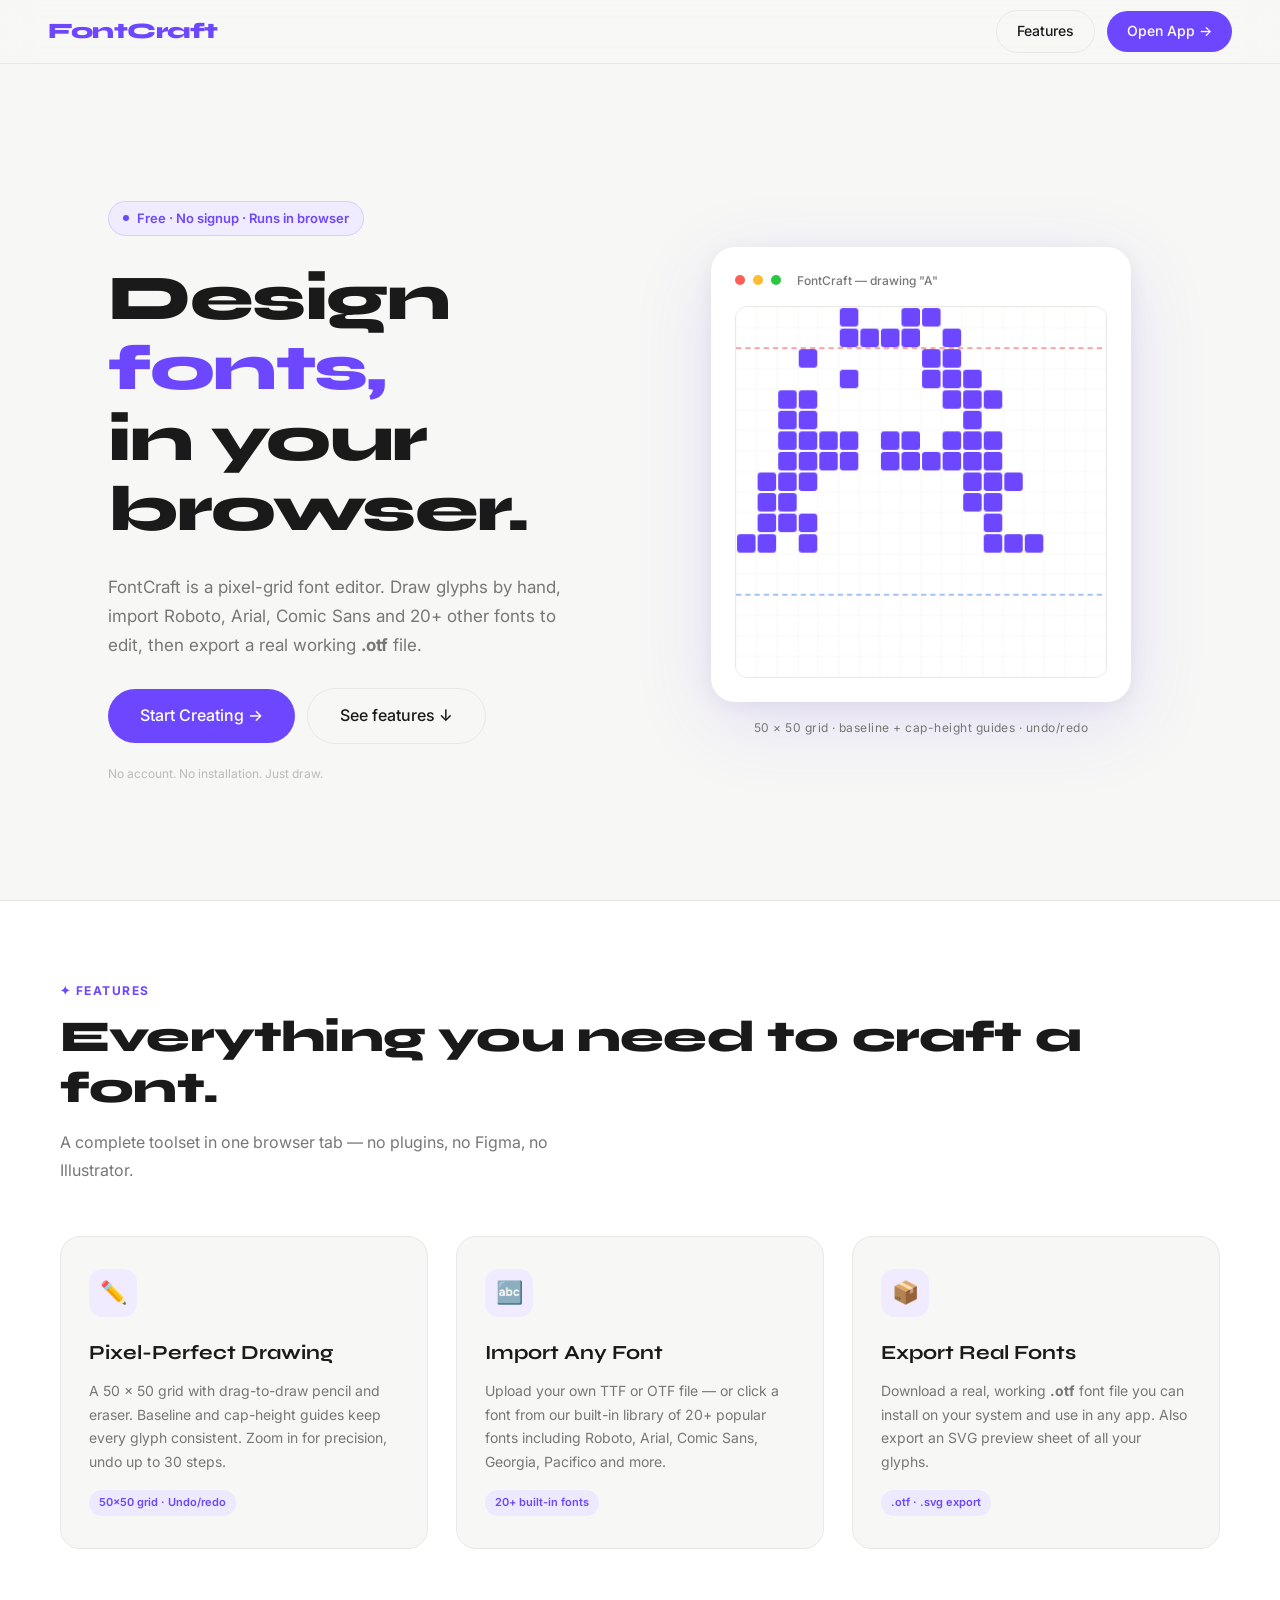
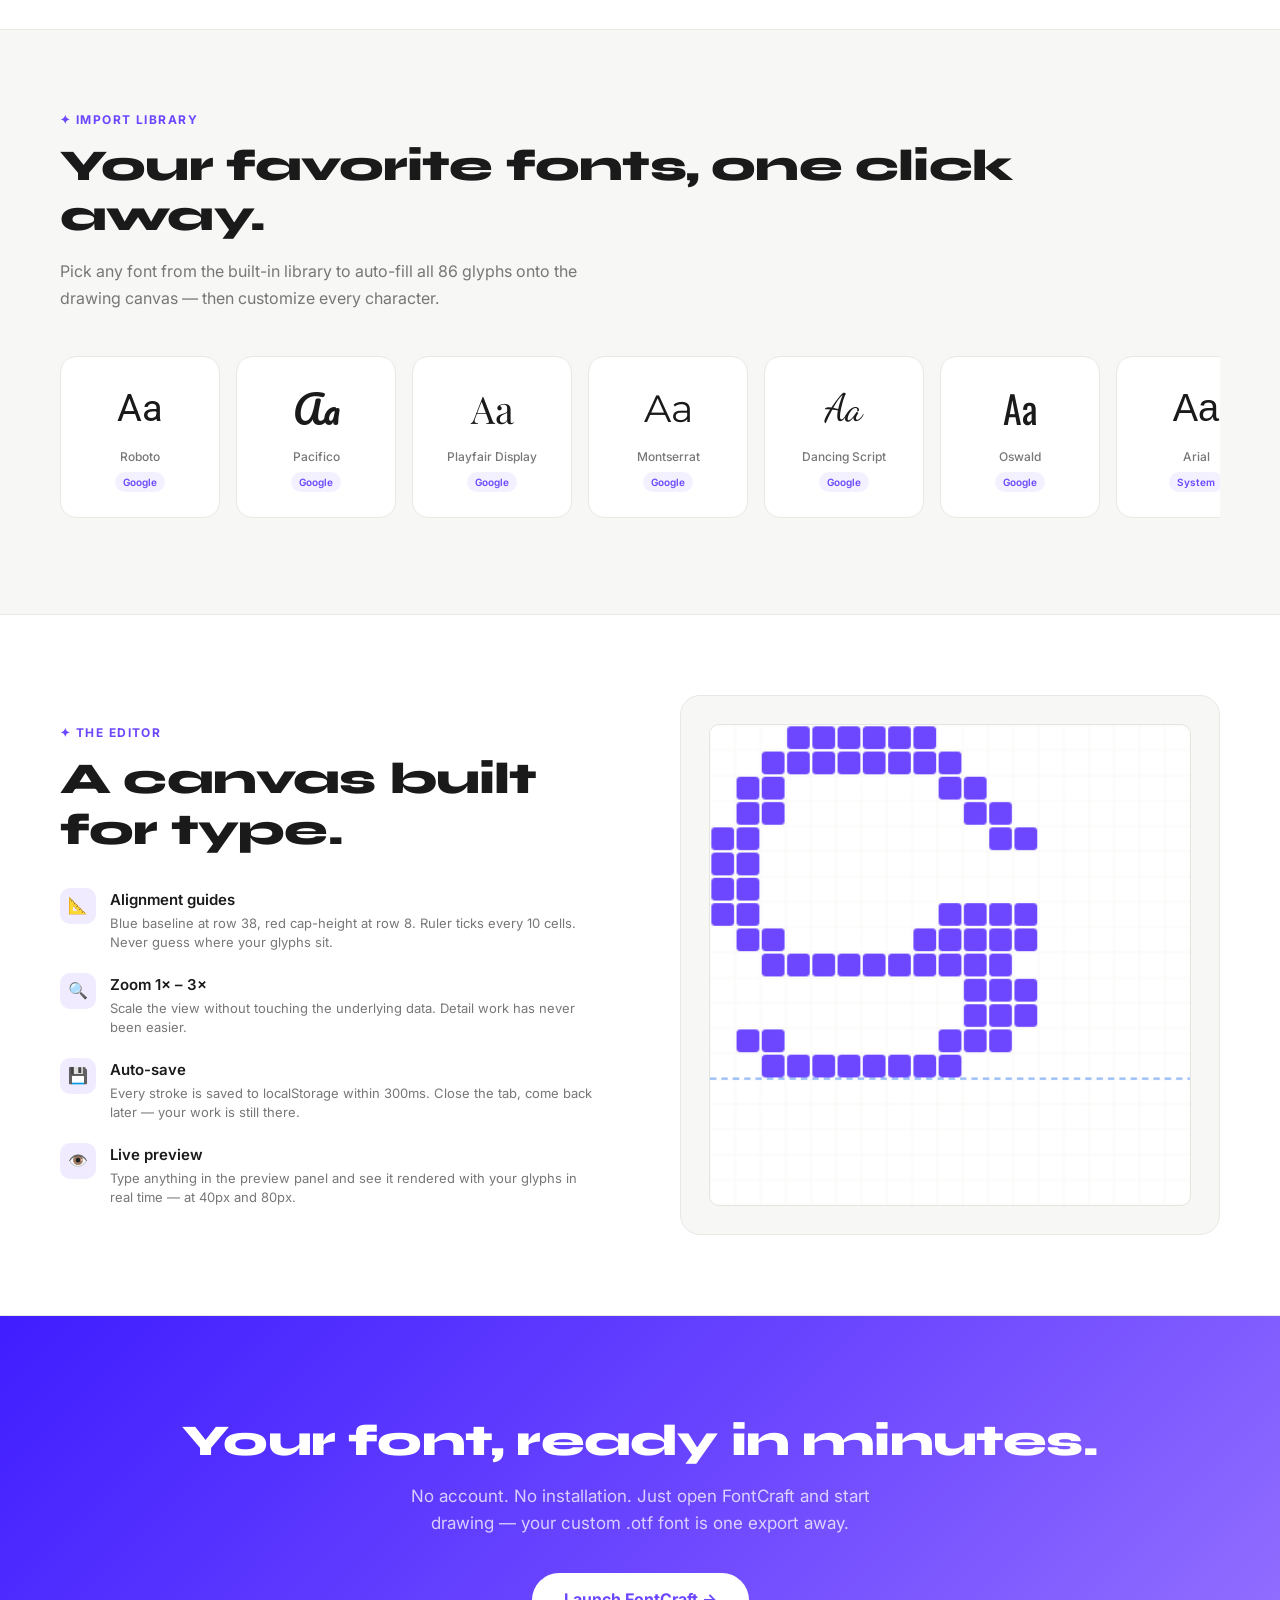
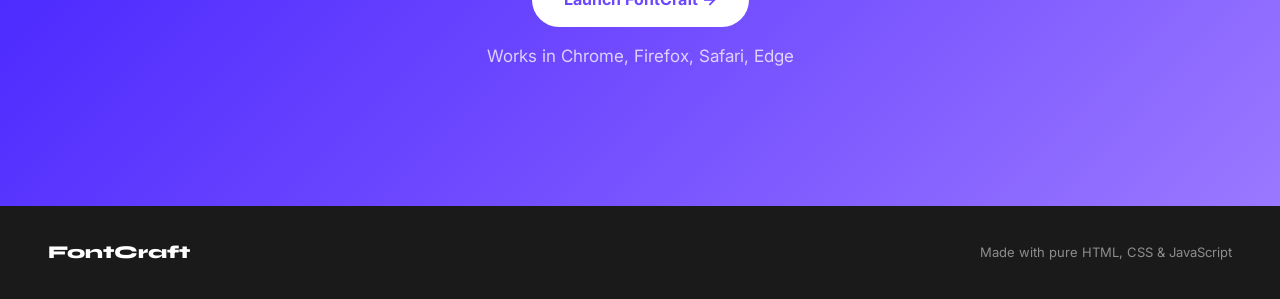
<file: landing.html>
<!DOCTYPE html>
<html lang="en">
<head>
  <meta charset="UTF-8" />
  <meta name="viewport" content="width=device-width, initial-scale=1.0" />
  <title>FontCraft — Design fonts in your browser</title>
  <link rel="preconnect" href="https://fonts.googleapis.com" />
  <link rel="preconnect" href="https://fonts.gstatic.com" crossorigin />
  <link href="https://fonts.googleapis.com/css2?family=Inter:wght@400;500;600&family=Syne:wght@600;700;800&display=swap" rel="stylesheet" />
  <!-- Preload showcase fonts -->
  <link href="https://fonts.googleapis.com/css2?family=Roboto:wght@400;700&family=Pacifico&family=Playfair+Display:wght@700&family=Montserrat:wght@700&family=Dancing+Script:wght@700&family=Oswald:wght@600&display=swap" rel="stylesheet" />
  <style>
    *, *::before, *::after { box-sizing: border-box; margin: 0; padding: 0; }

    :root {
      --bg: #f7f7f5;
      --accent: #6c47ff;
      --accent-dim: #5535e0;
      --white: #fff;
      --text: #1a1a1a;
      --muted: #777;
      --border: #e8e8e4;
      --card-shadow: 0 8px 40px rgba(0,0,0,0.07);
      --radius: 20px;
      --r-btn: 100px;
    }

    html { scroll-behavior: smooth; }

    body {
      font-family: 'Inter', sans-serif;
      background: var(--bg);
      color: var(--text);
      font-size: 15px;
      line-height: 1.6;
      overflow-x: hidden;
    }

    /* ── NAV ── */
    nav {
      position: sticky;
      top: 0;
      z-index: 100;
      display: flex;
      align-items: center;
      justify-content: space-between;
      padding: 0 48px;
      height: 64px;
      background: rgba(247,247,245,0.88);
      backdrop-filter: blur(16px);
      -webkit-backdrop-filter: blur(16px);
      border-bottom: 1px solid var(--border);
    }

    .logo {
      font-family: 'Syne', sans-serif;
      font-weight: 800;
      font-size: 22px;
      color: var(--accent);
      text-decoration: none;
      letter-spacing: -0.5px;
    }

    .nav-right { display: flex; align-items: center; gap: 12px; }

    .btn {
      display: inline-flex;
      align-items: center;
      gap: 6px;
      padding: 9px 20px;
      border: none;
      border-radius: var(--r-btn);
      cursor: pointer;
      font-family: 'Inter', sans-serif;
      font-size: 14px;
      font-weight: 500;
      text-decoration: none;
      transition: all 0.18s ease;
    }
    .btn-ghost {
      background: transparent;
      color: var(--text);
      border: 1.5px solid var(--border);
    }
    .btn-ghost:hover {
      background: var(--white);
      box-shadow: 0 2px 10px rgba(0,0,0,0.08);
      transform: translateY(-1px);
    }
    .btn-accent {
      background: var(--accent);
      color: #fff;
    }
    .btn-accent:hover {
      background: var(--accent-dim);
      box-shadow: 0 6px 20px rgba(108,71,255,0.38);
      transform: translateY(-2px);
    }
    .btn-lg { padding: 14px 32px; font-size: 16px; }

    /* ── HERO ── */
    .hero {
      display: grid;
      grid-template-columns: 1fr 1fr;
      gap: 60px;
      align-items: center;
      max-width: 1160px;
      margin: 0 auto;
      padding: 80px 48px 60px;
      min-height: calc(100vh - 64px);
    }

    .hero-text { display: flex; flex-direction: column; gap: 28px; }

    .hero-badge {
      display: inline-flex;
      align-items: center;
      gap: 8px;
      background: #f0ebff;
      color: var(--accent);
      border: 1px solid #d8ccff;
      padding: 6px 14px;
      border-radius: 100px;
      font-size: 13px;
      font-weight: 600;
      width: fit-content;
    }
    .hero-badge .dot {
      width: 6px; height: 6px; background: var(--accent);
      border-radius: 50%; animation: pulse 2s ease infinite;
    }
    @keyframes pulse {
      0%, 100% { opacity: 1; transform: scale(1); }
      50% { opacity: 0.5; transform: scale(0.85); }
    }

    h1 {
      font-family: 'Syne', sans-serif;
      font-weight: 800;
      font-size: clamp(40px, 5vw, 64px);
      line-height: 1.1;
      letter-spacing: -1.5px;
      color: var(--text);
    }
    h1 .accent { color: var(--accent); }

    .hero-sub {
      font-size: 17px;
      color: var(--muted);
      max-width: 460px;
      line-height: 1.7;
    }

    .hero-cta { display: flex; gap: 12px; align-items: center; flex-wrap: wrap; }

    .hero-note {
      font-size: 12px;
      color: #bbb;
      margin-top: -8px;
    }

    /* ── CANVAS DEMO ── */
    .hero-visual {
      display: flex;
      flex-direction: column;
      align-items: center;
      gap: 16px;
      position: relative;
    }

    .demo-card {
      background: var(--white);
      border-radius: 24px;
      padding: 24px;
      box-shadow: 0 20px 80px rgba(108,71,255,0.14), 0 4px 20px rgba(0,0,0,0.06);
      width: 100%;
      max-width: 420px;
    }

    .demo-toolbar {
      display: flex;
      align-items: center;
      gap: 8px;
      margin-bottom: 16px;
    }
    .demo-dot { width: 10px; height: 10px; border-radius: 50%; }
    .demo-dot:nth-child(1) { background: #ff5f57; }
    .demo-dot:nth-child(2) { background: #febc2e; }
    .demo-dot:nth-child(3) { background: #28c840; }
    .demo-toolbar-label {
      margin-left: 8px;
      font-size: 12px;
      color: var(--muted);
      font-weight: 500;
    }

    #hero-canvas {
      display: block;
      border-radius: 12px;
      width: 100%;
      border: 1px solid var(--border);
    }

    .demo-caption {
      font-size: 12px;
      color: var(--muted);
      text-align: center;
      letter-spacing: 0.04em;
    }

    /* ── SECTION SHARED ── */
    section { padding: 80px 48px; }

    .section-inner { max-width: 1160px; margin: 0 auto; }

    .section-tag {
      font-size: 12px;
      font-weight: 700;
      text-transform: uppercase;
      letter-spacing: 0.12em;
      color: var(--accent);
      margin-bottom: 12px;
    }

    h2 {
      font-family: 'Syne', sans-serif;
      font-weight: 800;
      font-size: clamp(28px, 3.5vw, 44px);
      line-height: 1.15;
      letter-spacing: -0.8px;
      margin-bottom: 16px;
    }

    .section-sub {
      color: var(--muted);
      font-size: 16px;
      max-width: 540px;
      line-height: 1.7;
    }

    /* ── FEATURES ── */
    .features-section { background: var(--white); border-top: 1px solid var(--border); border-bottom: 1px solid var(--border); }

    .features-grid {
      display: grid;
      grid-template-columns: repeat(3, 1fr);
      gap: 28px;
      margin-top: 52px;
    }

    .feature-card {
      background: var(--bg);
      border: 1px solid var(--border);
      border-radius: var(--radius);
      padding: 32px 28px;
      transition: all 0.2s ease;
    }
    .feature-card:hover {
      transform: translateY(-4px);
      box-shadow: var(--card-shadow);
      border-color: #c4b5fd;
    }

    .feature-icon {
      width: 48px;
      height: 48px;
      background: #f0ebff;
      border-radius: 14px;
      display: flex;
      align-items: center;
      justify-content: center;
      margin-bottom: 20px;
      font-size: 22px;
    }

    .feature-card h3 {
      font-family: 'Syne', sans-serif;
      font-weight: 700;
      font-size: 20px;
      margin-bottom: 10px;
    }

    .feature-card p {
      color: var(--muted);
      font-size: 14px;
      line-height: 1.7;
    }

    .feature-tag {
      display: inline-block;
      margin-top: 16px;
      font-size: 11px;
      font-weight: 600;
      padding: 4px 10px;
      border-radius: 100px;
      background: #ede9ff;
      color: var(--accent);
    }

    /* ── FONT SHOWCASE ── */
    .fonts-section { background: var(--bg); }

    .fonts-scroll {
      display: flex;
      gap: 16px;
      overflow-x: auto;
      padding: 4px 0 16px;
      margin-top: 40px;
      scrollbar-width: none;
    }
    .fonts-scroll::-webkit-scrollbar { display: none; }

    .font-showcase-card {
      flex: 0 0 auto;
      background: var(--white);
      border: 1.5px solid var(--border);
      border-radius: 16px;
      padding: 24px 20px;
      width: 160px;
      text-align: center;
      transition: all 0.15s ease;
      cursor: default;
    }
    .font-showcase-card:hover {
      border-color: var(--accent);
      transform: translateY(-3px);
      box-shadow: 0 8px 24px rgba(108,71,255,0.12);
    }
    .font-showcase-card .preview {
      font-size: 38px;
      line-height: 1.2;
      color: var(--text);
      margin-bottom: 10px;
      min-height: 56px;
      display: flex;
      align-items: center;
      justify-content: center;
    }
    .font-showcase-card .name {
      font-size: 12px;
      color: var(--muted);
      font-family: 'Inter', sans-serif;
      font-weight: 500;
    }
    .font-showcase-card .tag {
      display: inline-block;
      margin-top: 6px;
      font-size: 10px;
      padding: 2px 8px;
      border-radius: 100px;
      background: #f3f0ff;
      color: var(--accent);
      font-weight: 600;
      font-family: 'Inter', sans-serif;
    }

    /* ── GRID PREVIEW SECTION ── */
    .grid-section {
      background: var(--white);
      border-top: 1px solid var(--border);
      border-bottom: 1px solid var(--border);
    }

    .grid-split {
      display: grid;
      grid-template-columns: 1fr 1fr;
      gap: 80px;
      align-items: center;
    }

    .grid-feature-list {
      display: flex;
      flex-direction: column;
      gap: 20px;
      margin-top: 32px;
    }

    .grid-feature-item {
      display: flex;
      gap: 14px;
      align-items: flex-start;
    }

    .grid-feature-item .icon-wrap {
      flex: 0 0 auto;
      width: 36px;
      height: 36px;
      border-radius: 10px;
      background: #f0ebff;
      display: flex;
      align-items: center;
      justify-content: center;
      font-size: 16px;
    }

    .grid-feature-item h4 {
      font-weight: 600;
      font-size: 15px;
      margin-bottom: 2px;
    }

    .grid-feature-item p {
      font-size: 13px;
      color: var(--muted);
      line-height: 1.5;
    }

    .grid-visual-wrap {
      background: var(--bg);
      border-radius: 20px;
      padding: 28px;
      border: 1px solid var(--border);
    }

    #mini-canvas {
      display: block;
      border-radius: 10px;
      width: 100%;
      border: 1px solid #e4e4e0;
    }

    /* ── CTA SECTION ── */
    .cta-section {
      background: linear-gradient(135deg, #3f1dff 0%, #6c47ff 50%, #9b78ff 100%);
      text-align: center;
      padding: 100px 48px;
      border-radius: 0;
    }
    .cta-section h2 { color: #fff; margin-bottom: 16px; }
    .cta-section p { color: rgba(255,255,255,0.75); font-size: 17px; margin-bottom: 36px; max-width: 500px; margin-left: auto; margin-right: auto; }
    .btn-white {
      background: #fff;
      color: var(--accent);
      font-weight: 700;
    }
    .btn-white:hover {
      background: #f0ebff;
      box-shadow: 0 8px 30px rgba(0,0,0,0.2);
      transform: translateY(-2px);
    }
    .cta-note { color: rgba(255,255,255,0.5); font-size: 13px; margin-top: 16px; }

    /* ── FOOTER ── */
    footer {
      background: var(--text);
      color: rgba(255,255,255,0.5);
      padding: 32px 48px;
      display: flex;
      align-items: center;
      justify-content: space-between;
      font-size: 13px;
    }
    footer .logo-footer {
      font-family: 'Syne', sans-serif;
      font-weight: 800;
      color: #fff;
      font-size: 18px;
      text-decoration: none;
    }

    /* ── RESPONSIVE ── */
    @media (max-width: 860px) {
      nav { padding: 0 24px; }
      .hero { grid-template-columns: 1fr; padding: 48px 24px 40px; gap: 40px; min-height: auto; }
      .hero-visual { display: none; }
      section { padding: 60px 24px; }
      .features-grid { grid-template-columns: 1fr; }
      .grid-split { grid-template-columns: 1fr; gap: 40px; }
      footer { flex-direction: column; gap: 12px; text-align: center; }
    }
  </style>
</head>
<body>

<!-- NAV -->
<nav>
  <a href="landing.html" class="logo">FontCraft</a>
  <div class="nav-right">
    <a href="#features" class="btn btn-ghost">Features</a>
    <a href="index.html" class="btn btn-accent">Open App →</a>
  </div>
</nav>

<!-- HERO -->
<div class="hero">
  <div class="hero-text">
    <div class="hero-badge">
      <span class="dot"></span>
      Free · No signup · Runs in browser
    </div>

    <h1>Design <span class="accent">fonts,</span><br>in your browser.</h1>

    <p class="hero-sub">
      FontCraft is a pixel-grid font editor. Draw glyphs by hand,
      import Roboto, Arial, Comic Sans and 20+ other fonts to edit,
      then export a real working <strong>.otf</strong> file.
    </p>

    <div class="hero-cta">
      <a href="index.html" class="btn btn-accent btn-lg">Start Creating →</a>
      <a href="#features" class="btn btn-ghost btn-lg">See features ↓</a>
    </div>

    <p class="hero-note">No account. No installation. Just draw.</p>
  </div>

  <div class="hero-visual">
    <div class="demo-card">
      <div class="demo-toolbar">
        <div class="demo-dot"></div>
        <div class="demo-dot"></div>
        <div class="demo-dot"></div>
        <span class="demo-toolbar-label">FontCraft — drawing "A"</span>
      </div>
      <canvas id="hero-canvas" width="360" height="360"></canvas>
    </div>
    <p class="demo-caption">50 × 50 grid · baseline + cap-height guides · undo/redo</p>
  </div>
</div>

<!-- FEATURES -->
<section class="features-section" id="features">
  <div class="section-inner">
    <div class="section-tag">✦ Features</div>
    <h2>Everything you need to craft a font.</h2>
    <p class="section-sub">A complete toolset in one browser tab — no plugins, no Figma, no Illustrator.</p>

    <div class="features-grid">
      <div class="feature-card">
        <div class="feature-icon">✏️</div>
        <h3>Pixel-Perfect Drawing</h3>
        <p>A 50 × 50 grid with drag-to-draw pencil and eraser. Baseline and cap-height guides keep every glyph consistent. Zoom in for precision, undo up to 30 steps.</p>
        <span class="feature-tag">50×50 grid · Undo/redo</span>
      </div>

      <div class="feature-card">
        <div class="feature-icon">🔤</div>
        <h3>Import Any Font</h3>
        <p>Upload your own TTF or OTF file — or click a font from our built-in library of 20+ popular fonts including Roboto, Arial, Comic Sans, Georgia, Pacifico and more.</p>
        <span class="feature-tag">20+ built-in fonts</span>
      </div>

      <div class="feature-card">
        <div class="feature-icon">📦</div>
        <h3>Export Real Fonts</h3>
        <p>Download a real, working <strong>.otf</strong> font file you can install on your system and use in any app. Also export an SVG preview sheet of all your glyphs.</p>
        <span class="feature-tag">.otf · .svg export</span>
      </div>
    </div>
  </div>
</section>

<!-- FONT SHOWCASE -->
<section class="fonts-section">
  <div class="section-inner">
    <div class="section-tag">✦ Import Library</div>
    <h2>Your favorite fonts, one click away.</h2>
    <p class="section-sub">Pick any font from the built-in library to auto-fill all 86 glyphs onto the drawing canvas — then customize every character.</p>

    <div class="fonts-scroll" id="showcase-scroll">
      <!-- filled by JS -->
    </div>
  </div>
</section>

<!-- GRID DETAIL SECTION -->
<section class="grid-section">
  <div class="section-inner">
    <div class="grid-split">
      <div>
        <div class="section-tag">✦ The Editor</div>
        <h2>A canvas built for type.</h2>
        <div class="grid-feature-list">
          <div class="grid-feature-item">
            <div class="icon-wrap">📐</div>
            <div>
              <h4>Alignment guides</h4>
              <p>Blue baseline at row 38, red cap-height at row 8. Ruler ticks every 10 cells. Never guess where your glyphs sit.</p>
            </div>
          </div>
          <div class="grid-feature-item">
            <div class="icon-wrap">🔍</div>
            <div>
              <h4>Zoom 1× – 3×</h4>
              <p>Scale the view without touching the underlying data. Detail work has never been easier.</p>
            </div>
          </div>
          <div class="grid-feature-item">
            <div class="icon-wrap">💾</div>
            <div>
              <h4>Auto-save</h4>
              <p>Every stroke is saved to localStorage within 300ms. Close the tab, come back later — your work is still there.</p>
            </div>
          </div>
          <div class="grid-feature-item">
            <div class="icon-wrap">👁️</div>
            <div>
              <h4>Live preview</h4>
              <p>Type anything in the preview panel and see it rendered with your glyphs in real time — at 40px and 80px.</p>
            </div>
          </div>
        </div>
      </div>

      <div class="grid-visual-wrap">
        <canvas id="mini-canvas" width="380" height="380"></canvas>
      </div>
    </div>
  </div>
</section>

<!-- CTA -->
<section class="cta-section">
  <div class="section-inner">
    <h2>Your font, ready in minutes.</h2>
    <p>No account. No installation. Just open FontCraft and start drawing — your custom .otf font is one export away.</p>
    <a href="index.html" class="btn btn-white btn-lg">Launch FontCraft →</a>
    <p class="cta-note">Works in Chrome, Firefox, Safari, Edge</p>
  </div>
</section>

<!-- FOOTER -->
<footer>
  <a href="landing.html" class="logo-footer">FontCraft</a>
  <span>Made with pure HTML, CSS &amp; JavaScript</span>
</footer>

<script>
// ── SHOWCASE FONTS ─────────────────────────────────────────────────────────
const SHOWCASE = [
  { name: 'Roboto',          family: 'Roboto',           tag: 'Google' },
  { name: 'Pacifico',        family: 'Pacifico',          tag: 'Google' },
  { name: 'Playfair Display',family: 'Playfair Display',  tag: 'Google' },
  { name: 'Montserrat',      family: 'Montserrat',        tag: 'Google' },
  { name: 'Dancing Script',  family: 'Dancing Script',    tag: 'Google' },
  { name: 'Oswald',          family: 'Oswald',            tag: 'Google' },
  { name: 'Arial',           family: 'Arial',             tag: 'System' },
  { name: 'Comic Sans MS',   family: 'Comic Sans MS',     tag: 'System' },
  { name: 'Georgia',         family: 'Georgia',           tag: 'System' },
  { name: 'Courier New',     family: 'Courier New',       tag: 'System' },
  { name: 'Impact',          family: 'Impact',            tag: 'System' },
  { name: 'Times New Roman', family: 'Times New Roman',   tag: 'System' },
];

const scroll = document.getElementById('showcase-scroll');
SHOWCASE.forEach(f => {
  const card = document.createElement('div');
  card.className = 'font-showcase-card';
  card.innerHTML = `
    <div class="preview" style="font-family:'${f.family}',serif">Aa</div>
    <div class="name">${f.name}</div>
    <div class="tag">${f.tag}</div>
  `;
  scroll.appendChild(card);
});

// ── HERO CANVAS ANIMATION ──────────────────────────────────────────────────
(function heroAnim() {
  const cvs = document.getElementById('hero-canvas');
  const ctx = cvs.getContext('2d');
  const COLS = 18, ROWS = 18, CELL = 20;
  const ACCENT = '#6c47ff', GRID = '#f0f0ee', BG = '#ffffff', GUIDE_BLUE = 'rgba(59,130,246,0.6)', GUIDE_RED = 'rgba(239,68,68,0.6)';
  const BASELINE = 13, CAPROW = 2;

  // Pixel definitions for cycling letters (18-wide, row by row of 18 bits)
  const LETTERS = {
    A: [
      "000001111100000000",
      "000011111110000000",
      "000111000111000000",
      "000111000111000000",
      "001110000011100000",
      "001110000011100000",
      "001111111111100000",
      "001111111111100000",
      "011100000001110000",
      "011100000001110000",
      "011100000001110000",
      "111100000000111000",
    ],
    B: [
      "011111110000000000",
      "011111111000000000",
      "011100001100000000",
      "011100001100000000",
      "011111111000000000",
      "011111111100000000",
      "011100000110000000",
      "011100000110000000",
      "011100000110000000",
      "011111111100000000",
      "011111111000000000",
      "000000000000000000",
    ],
    C: [
      "000011111110000000",
      "001111111111000000",
      "011110000011100000",
      "011100000000000000",
      "111000000000000000",
      "111000000000000000",
      "111000000000000000",
      "111000000000000000",
      "011100000000000000",
      "011110000011100000",
      "001111111111000000",
      "000011111110000000",
    ],
  };

  const letterKeys = Object.keys(LETTERS);
  let letterIdx = 0;
  let cells = [];     // will be set each animation cycle
  let step = 0;
  let timer = null;

  function buildCells(key) {
    const rows = LETTERS[key];
    const list = [];
    rows.forEach((row, r) => {
      row.split('').forEach((v, c) => {
        if (v === '1') list.push({ c, r });
      });
    });
    // Shuffle order for more organic animation
    for (let i = list.length - 1; i > 0; i--) {
      const j = Math.floor(Math.random() * (i + 1));
      [list[i], list[j]] = [list[j], list[i]];
    }
    return list;
  }

  function drawGrid(filled) {
    ctx.clearRect(0, 0, cvs.width, cvs.height);
    ctx.fillStyle = BG;
    ctx.fillRect(0, 0, cvs.width, cvs.height);

    // Filled cells
    ctx.fillStyle = ACCENT;
    filled.forEach(({ c, r }) => {
      ctx.beginPath();
      ctx.roundRect(c * CELL + 1, r * CELL + 1, CELL - 2, CELL - 2, 3);
      ctx.fill();
    });

    // Grid lines
    ctx.strokeStyle = GRID;
    ctx.lineWidth = 0.5;
    for (let i = 0; i <= COLS; i++) {
      ctx.beginPath(); ctx.moveTo(i * CELL, 0); ctx.lineTo(i * CELL, cvs.height); ctx.stroke();
    }
    for (let j = 0; j <= ROWS; j++) {
      ctx.beginPath(); ctx.moveTo(0, j * CELL); ctx.lineTo(cvs.width, j * CELL); ctx.stroke();
    }

    ctx.setLineDash([5, 4]);
    ctx.lineWidth = 1.5;
    // Baseline
    ctx.strokeStyle = GUIDE_BLUE;
    ctx.beginPath(); ctx.moveTo(0, (BASELINE + 1) * CELL); ctx.lineTo(cvs.width, (BASELINE + 1) * CELL); ctx.stroke();
    // Cap height
    ctx.strokeStyle = GUIDE_RED;
    ctx.beginPath(); ctx.moveTo(0, CAPROW * CELL); ctx.lineTo(cvs.width, CAPROW * CELL); ctx.stroke();
    ctx.setLineDash([]);
  }

  function runLetter() {
    const key = letterKeys[letterIdx % letterKeys.length];
    cells = buildCells(key);
    step = 0;
    const drawn = [];

    clearInterval(timer);
    timer = setInterval(() => {
      if (step < cells.length) {
        drawn.push(cells[step]);
        step++;
        drawGrid(drawn);
      } else {
        clearInterval(timer);
        // Pause then switch letter
        setTimeout(() => {
          letterIdx++;
          runLetter();
        }, 1800);
      }
    }, 28);
  }

  drawGrid([]);
  runLetter();
})();

// ── MINI CANVAS (grid detail section) ─────────────────────────────────────
(function miniCanvas() {
  const cvs = document.getElementById('mini-canvas');
  const ctx = cvs.getContext('2d');
  const COLS = 19, ROWS = 19, CELL = 20;
  const ACCENT = '#6c47ff';

  // Pre-draw a static "g" glyph
  const G_CELLS = [
    [3,0],[4,0],[5,0],[6,0],[7,0],[8,0],
    [2,1],[3,1],[4,1],[5,1],[6,1],[7,1],[8,1],[9,1],
    [1,2],[2,2],[9,2],[10,2],
    [1,3],[2,3],[10,3],[11,3],
    [0,4],[1,4],[11,4],[12,4],
    [0,5],[1,5],
    [0,6],[1,6],
    [0,7],[1,7],[9,7],[10,7],[11,7],[12,7],
    [1,8],[2,8],[8,8],[9,8],[10,8],[11,8],[12,8],
    [2,9],[3,9],[4,9],[5,9],[6,9],[7,9],[8,9],[9,9],[10,9],[11,9],
    [10,10],[11,10],[12,10],
    [10,11],[11,11],[12,11],
    [1,12],[2,12],[9,12],[10,12],[11,12],
    [2,13],[3,13],[4,13],[5,13],[6,13],[7,13],[8,13],[9,13],
  ];

  ctx.fillStyle = '#ffffff';
  ctx.fillRect(0, 0, cvs.width, cvs.height);

  ctx.fillStyle = ACCENT;
  G_CELLS.forEach(([c, r]) => {
    ctx.beginPath();
    ctx.roundRect(c * CELL + 1, r * CELL + 1, CELL - 2, CELL - 2, 3);
    ctx.fill();
  });

  ctx.strokeStyle = '#f0f0ee';
  ctx.lineWidth = 0.5;
  for (let i = 0; i <= COLS; i++) {
    ctx.beginPath(); ctx.moveTo(i * CELL, 0); ctx.lineTo(i * CELL, cvs.height); ctx.stroke();
  }
  for (let j = 0; j <= ROWS; j++) {
    ctx.beginPath(); ctx.moveTo(0, j * CELL); ctx.lineTo(cvs.width, j * CELL); ctx.stroke();
  }

  const baseY = 14 * CELL;
  ctx.strokeStyle = 'rgba(59,130,246,0.65)';
  ctx.lineWidth = 1.5;
  ctx.setLineDash([5, 4]);
  ctx.beginPath(); ctx.moveTo(0, baseY); ctx.lineTo(cvs.width, baseY); ctx.stroke();
  ctx.setLineDash([]);
})();
</script>
</body>
</html>
</file>
